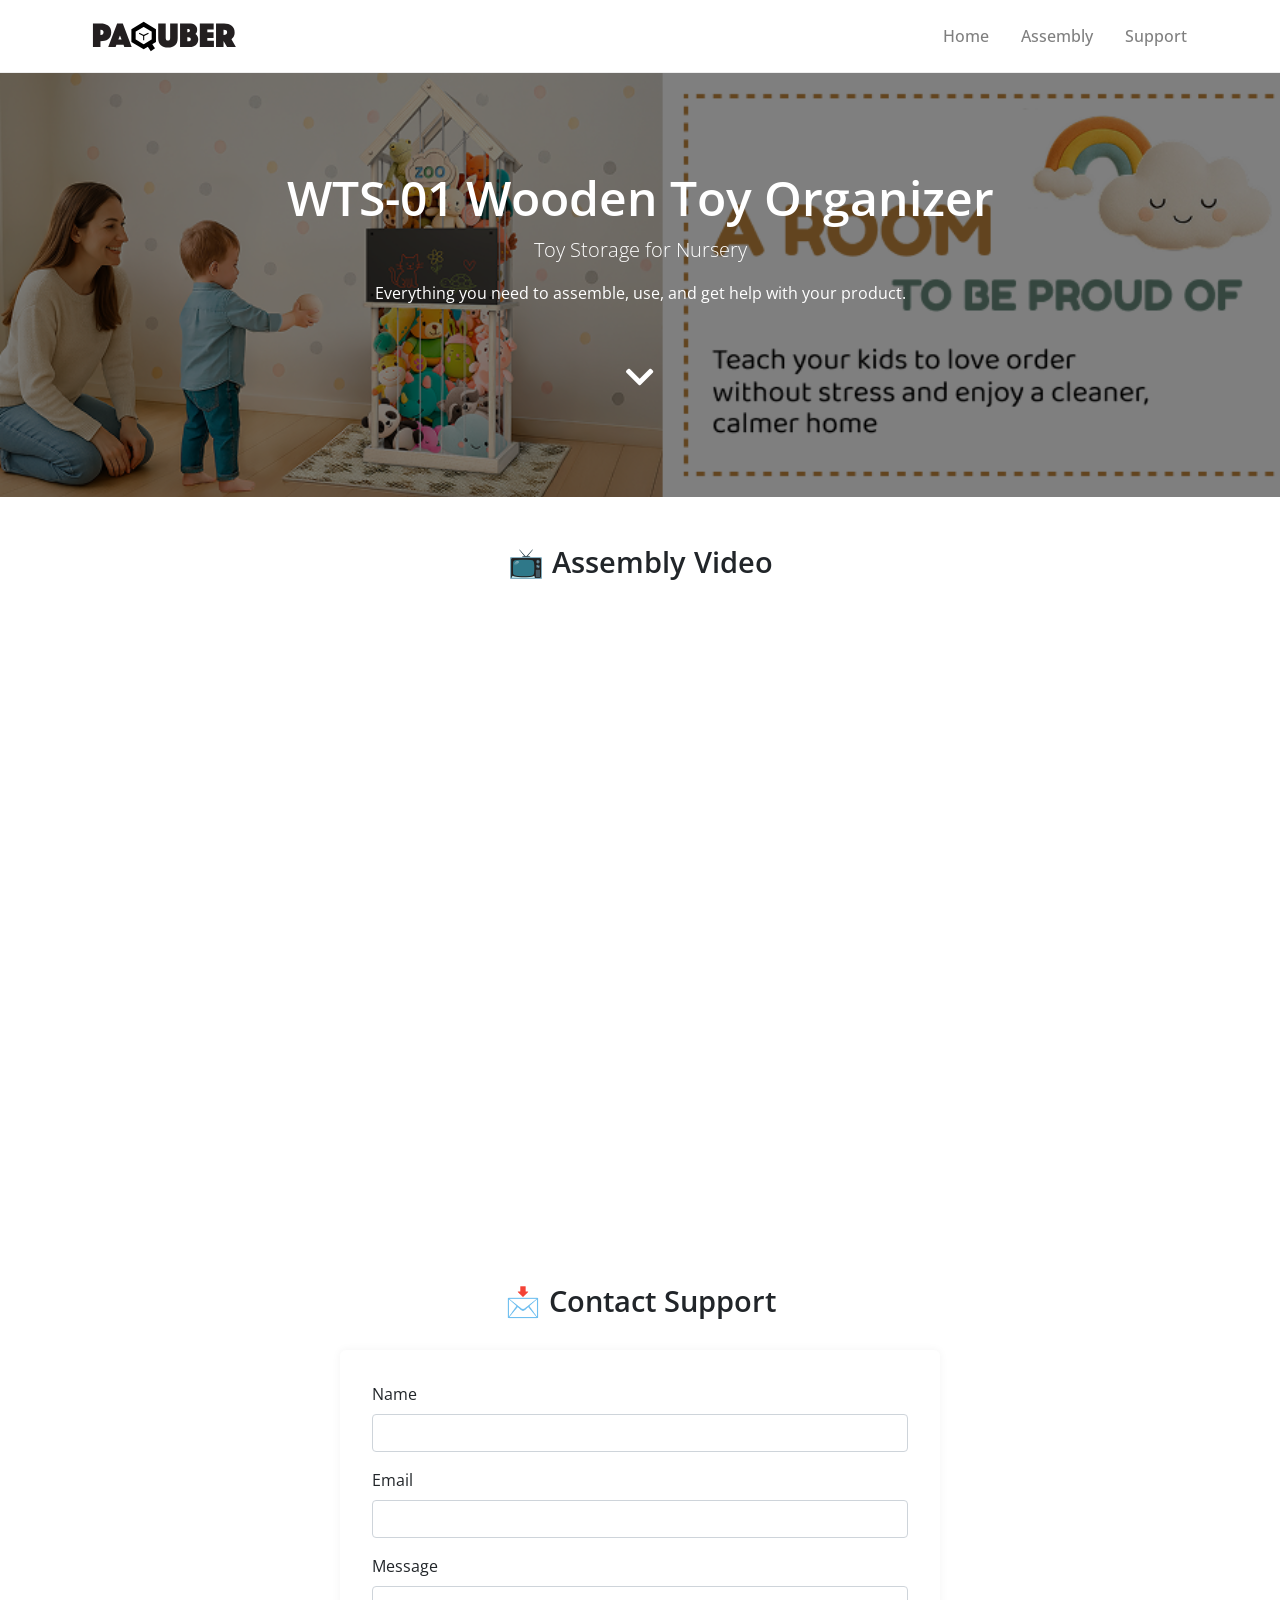
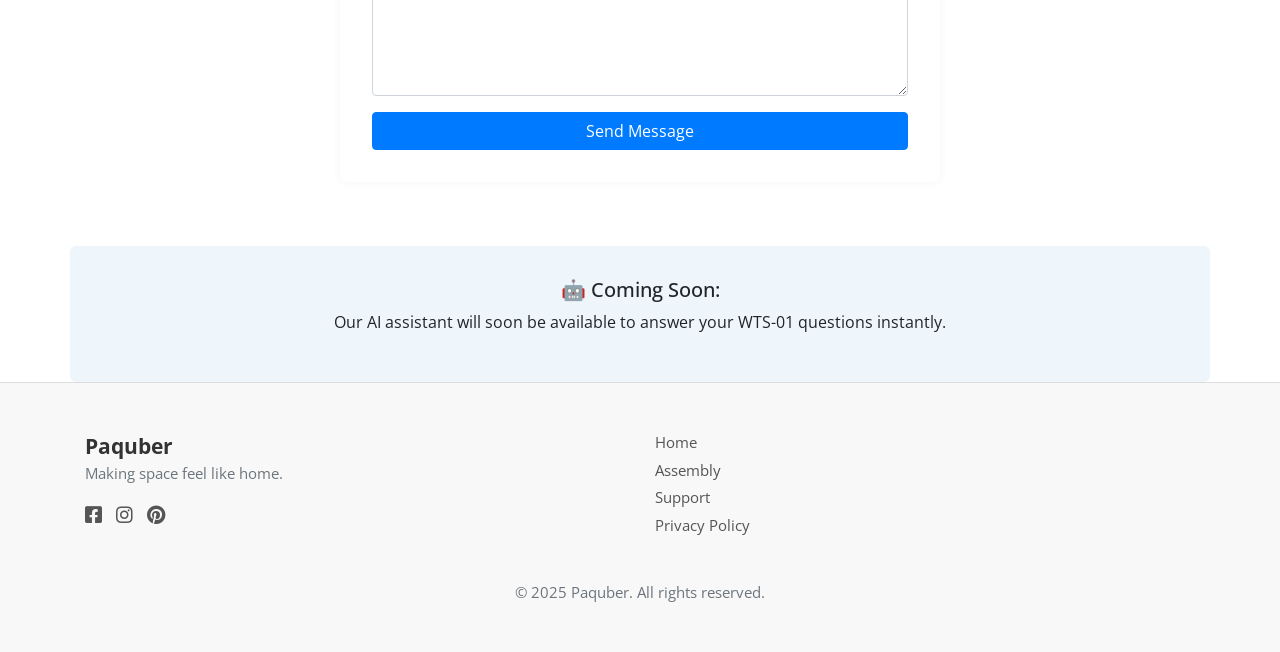
<file: index.html>
<!DOCTYPE html>
<html lang="en">
<head>
  <meta charset="UTF-8">
  <title>WTS-01 Support - Paquber</title>
  <meta name="viewport" content="width=device-width, initial-scale=1">
  <link href="https://fonts.googleapis.com/css2?family=Open+Sans:wght@400;600&display=swap" rel="stylesheet">
  <link href="https://stackpath.bootstrapcdn.com/bootstrap/4.3.1/css/bootstrap.min.css" rel="stylesheet">
  <link href="https://cdnjs.cloudflare.com/ajax/libs/font-awesome/5.15.4/css/all.min.css" rel="stylesheet">
  <style>
    body { font-family: 'Open Sans', sans-serif; }
    header { background: white; padding: 1rem 2rem; border-bottom: 1px solid #eee; position: sticky; top: 0; z-index: 1000; }
    .navbar-nav .nav-link { margin-left: 1rem; font-weight: 500; }
    .hero {
      background: url('hero-bg.png') no-repeat center center;
      background-size: cover;
      color: white;
      text-align: center;
      padding: 6rem 1rem;
      position: relative;
    }
    .hero::before {
      content: "";
      position: absolute;
      top: 0; left: 0; right: 0; bottom: 0;
      background: rgba(0, 0, 0, 0.5);
    }
    .hero-content { position: relative; z-index: 1; }
    .hero h1 { font-size: 3rem; font-weight: 600; }
    .scroll-down-icon {
      position: relative;
      z-index: 1;
      display: inline-block;
      margin-top: 2rem;
      font-size: 2rem;
      color: #fff;
      animation: bounce 2s infinite;
    }
    @keyframes bounce {
      0%, 100% { transform: translateY(0); }
      50% { transform: translateY(10px); }
    }
    .section-title {
      font-size: 1.8rem;
      font-weight: 600;
      margin-bottom: 2rem;
    }
    .contact-form {
      max-width: 600px;
      margin: 0 auto;
      background: #fff;
      padding: 2rem;
      border-radius: 6px;
      box-shadow: 0 0 10px rgba(0,0,0,0.05);
    }
    .ai-section {
      background: #eef5fb;
      padding: 2rem;
      text-align: center;
      border-radius: 6px;
      margin-top: 4rem;
    }
    footer {
      background-color: #f8f8f8;
      border-top: 1px solid #ddd;
      padding: 3rem 1rem;
      font-size: 0.95rem;
    }
    .footer-logo { font-weight: 700; font-size: 1.3rem; color: #333; }
    .footer-links a {
      display: block;
      color: #555;
      margin-bottom: 0.3rem;
      text-decoration: none;
    }
    .footer-links a:hover { text-decoration: underline; }
    .social-icons a {
      margin-right: 10px;
      font-size: 1.2rem;
      color: #555;
    }
    .social-icons a:hover { color: #007bff; }
  </style>
</head>
<body>

<header>
  <div class="d-flex justify-content-between align-items-center container">
    <a href="#" class="logo"><img src="paquber_v2.svg" height="40" alt="Paquber logo"></a>
    <nav class="navbar navbar-expand-lg navbar-light p-0">
      <ul class="navbar-nav ml-auto">
        <li class="nav-item"><a href="#hero" class="nav-link">Home</a></li>
        <li class="nav-item"><a href="#video" class="nav-link">Assembly</a></li>
        <li class="nav-item"><a href="#contact" class="nav-link">Support</a></li>
      </ul>
    </nav>
  </div>
</header>

<section id="hero" class="hero">
  <div class="hero-content container">
    <h1>WTS-01 Wooden Toy Organizer</h1>
    <p class="lead">Toy Storage for Nursery</p>
    <p>Everything you need to assemble, use, and get help with your product.</p>
    <a href="#video" class="scroll-down-icon"><i class="fas fa-chevron-down"></i></a>
  </div>
</section>

<section id="video" class="container text-center my-5">
  <h2 class="section-title">📺 Assembly Video</h2>
  <div class="embed-responsive embed-responsive-16by9">
    <iframe class="embed-responsive-item" src="https://www.youtube.com/embed/dQw4w9WgXcQ" allowfullscreen></iframe>
  </div>
</section>

<section id="contact" class="container my-5">
  <h2 class="section-title text-center">📩 Contact Support</h2>
  <form action="https://formsubmit.co/your@email.com" method="POST" class="contact-form">
    <input type="hidden" name="_captcha" value="false">
    <div class="form-group">
      <label>Name</label>
      <input name="name" type="text" class="form-control" required />
    </div>
    <div class="form-group">
      <label>Email</label>
      <input name="email" type="email" class="form-control" required />
    </div>
    <div class="form-group">
      <label>Message</label>
      <textarea name="message" rows="4" class="form-control" required></textarea>
    </div>
    <button type="submit" class="btn btn-primary btn-block">Send Message</button>
  </form>
</section>

<section class="container ai-section">
  <h5>🤖 Coming Soon:</h5>
  <p>Our AI assistant will soon be available to answer your WTS-01 questions instantly.</p>
</section>

<footer>
  <div class="container">
    <div class="row">
      <div class="col-md-6 mb-4">
        <div class="footer-logo">Paquber</div>
        <p class="text-muted">Making space feel like home.</p>
        <div class="social-icons">
          <a href="#"><i class="fab fa-facebook-square"></i></a>
          <a href="#"><i class="fab fa-instagram"></i></a>
          <a href="#"><i class="fab fa-pinterest"></i></a>
        </div>
      </div>
      <div class="col-md-6 mb-4 footer-links">
        <a href="#hero">Home</a>
        <a href="#video">Assembly</a>
        <a href="#contact">Support</a>
        <a href="#">Privacy Policy</a>
      </div>
    </div>
    <div class="text-center text-muted mt-3">
      &copy; 2025 Paquber. All rights reserved.
    </div>
  </div>
</footer>

</body>
</html>
</file>
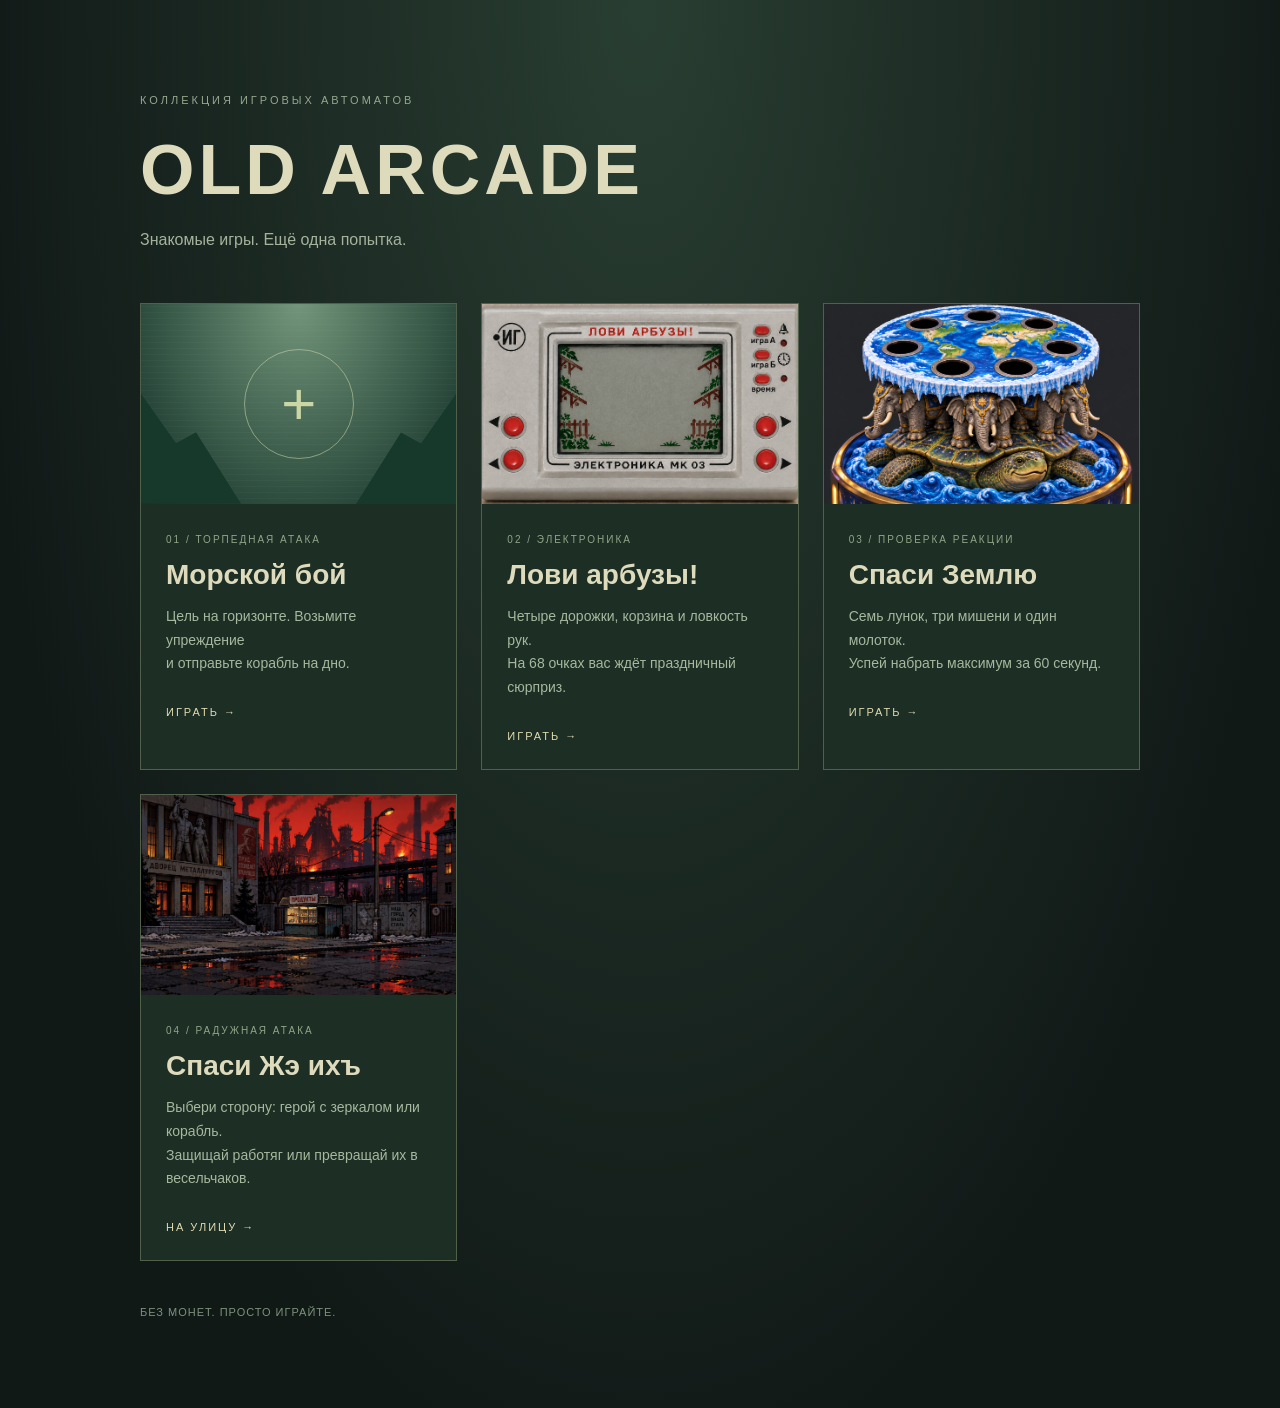
<file: game/index.html>
<!doctype html>
<html lang="ru">
<head>
  <meta charset="UTF-8">
  <meta name="viewport" content="width=device-width, initial-scale=1">
  <title>Old Arcade — игровые автоматы</title>
  <style>
    :root{color-scheme:dark;font-family:Arial,Helvetica,sans-serif;background:#111917;color:#dedbbd}*{box-sizing:border-box}body{margin:0;min-height:100vh;padding:clamp(24px,7vw,90px);background:radial-gradient(ellipse at top,#293e32,#111917 75%)}main{max-width:1000px;margin:auto}.eyebrow{font-size:11px;letter-spacing:3px;color:#96a78e}h1{font-size:clamp(36px,7vw,70px);letter-spacing:4px;margin:22px 0 12px}header p{color:#a5b39c;line-height:1.7}.games{display:grid;grid-template-columns:repeat(auto-fit,minmax(260px,1fr));gap:24px;margin-top:50px}.game{max-width:480px;display:block;text-decoration:none;color:inherit;border:1px solid #50604b;background:#1d2e25;transition:transform .15s,border-color .15s}.game:hover{transform:translateY(-4px);border-color:#c8ceaa}.game:focus-visible{outline:2px solid #e4d495;outline-offset:6px}.art{height:200px;display:grid;place-items:center;background:repeating-linear-gradient(0deg,transparent 0 5px,#b5cea409 5px 6px),radial-gradient(ellipse at top,#72957a,#102e26);position:relative;overflow:hidden}.scope{width:110px;height:110px;border:1px solid #d0d9ad88;border-radius:50%;display:grid;place-items:center;color:#cbd6a5;font-size:60px;font-weight:100}.art:before,.art:after{content:'';position:absolute;bottom:0;width:100px;height:110px;background:#16392b;clip-path:polygon(0 0,35% 45%,55% 35%,100% 100%,0 100%)}.art:before{left:0}.art:after{right:0;transform:scaleX(-1)}.details{padding:25px}.number{font-size:10px;letter-spacing:2px;color:#91a588}h2{font-size:28px;margin:12px 0}.details p{font-size:14px;line-height:1.7;color:#a6b89d;margin-bottom:26px}.play{font-size:11px;letter-spacing:2px;color:#e0dbb0}footer{margin-top:45px;color:#7c927d;font-size:11px;letter-spacing:1px}
  </style>
</head>
<body><main>
  <header><span class="eyebrow">КОЛЛЕКЦИЯ ИГРОВЫХ АВТОМАТОВ</span><h1>OLD ARCADE</h1><p>Знакомые игры. Ещё одна попытка.</p></header>
  <section class="games" aria-label="Выбор игры">
    <a class="game" href="games/sea-battle/index.html">
      <div class="art" aria-hidden="true"><span class="scope">+</span></div>
      <div class="details"><span class="number">01 / ТОРПЕДНАЯ АТАКА</span><h2>Морской бой</h2><p>Цель на горизонте. Возьмите упреждение<br>и отправьте корабль на дно.</p><span class="play">ИГРАТЬ →</span></div>
    </a>
    <a class="game" href="games/catch-watermelon/index.html">
      <div style="height:200px;background:url('games/catch-watermelon/assets/gamefield.png') center/cover" aria-hidden="true"></div>
      <div class="details"><span class="number">02 / ЭЛЕКТРОНИКА</span><h2>Лови арбузы!</h2><p>Четыре дорожки, корзина и ловкость рук.<br>На 68 очках вас ждёт праздничный сюрприз.</p><span class="play">ИГРАТЬ →</span></div>
    </a>
    <a class="game" href="games/knock-the-threat/index.html">
      <div style="height:200px;background:url('games/knock-the-threat/assets/board-neutral.png') center 25%/cover" aria-hidden="true"></div>
      <div class="details"><span class="number">03 / ПРОВЕРКА РЕАКЦИИ</span><h2>Спаси Землю</h2><p>Семь лунок, три мишени и один молоток.<br>Успей набрать максимум за 60 секунд.</p><span class="play">ИГРАТЬ →</span></div>
    </a>
    <a class="game" href="games/save-workers/index.html">
      <div style="height:200px;background:url('games/save-workers/assets/city.jpg') center/cover" aria-hidden="true"></div>
      <div class="details"><span class="number">04 / РАДУЖНАЯ АТАКА</span><h2>Спаси Жэ ихъ</h2><p>Выбери сторону: герой с зеркалом или корабль.<br>Защищай работяг или превращай их в весельчаков.</p><span class="play">НА УЛИЦУ →</span></div>
    </a>
  </section>
  <footer>БЕЗ МОНЕТ. ПРОСТО ИГРАЙТЕ.</footer>
</main></body>
</html>
</file>
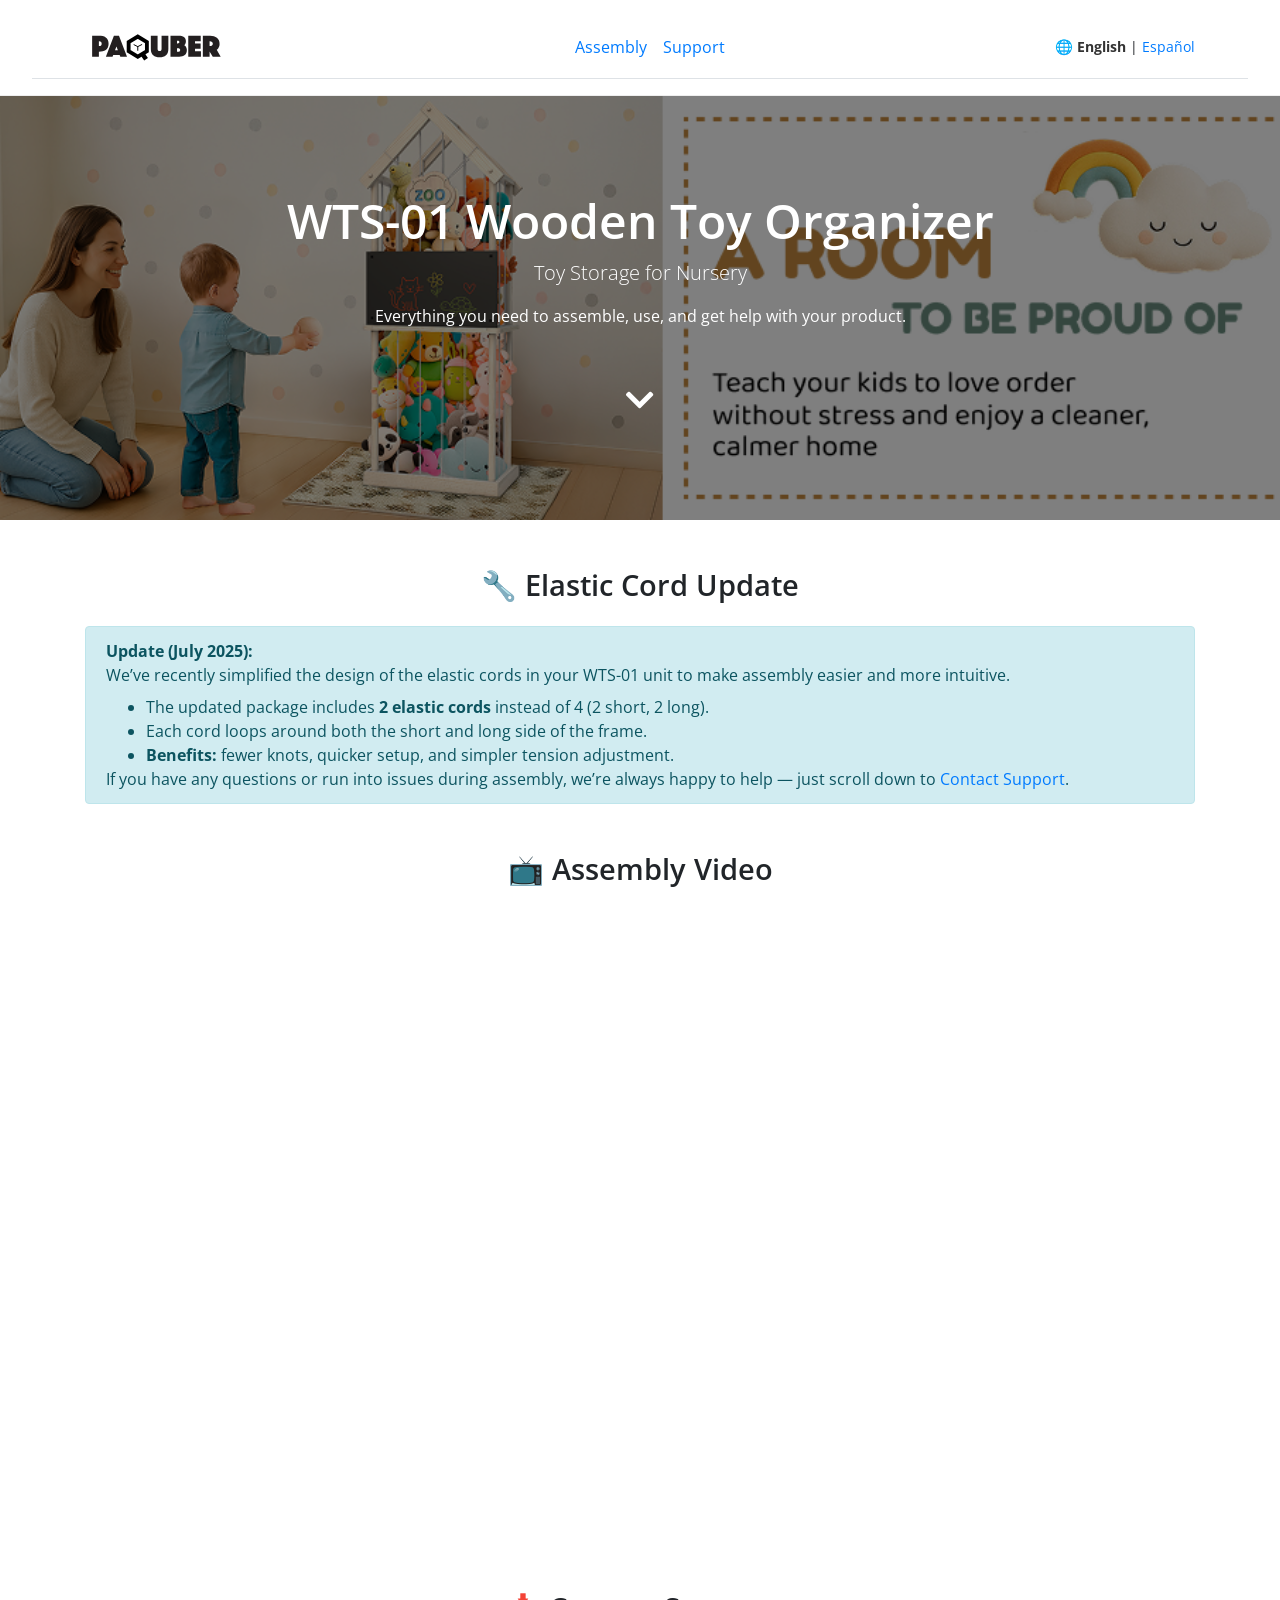
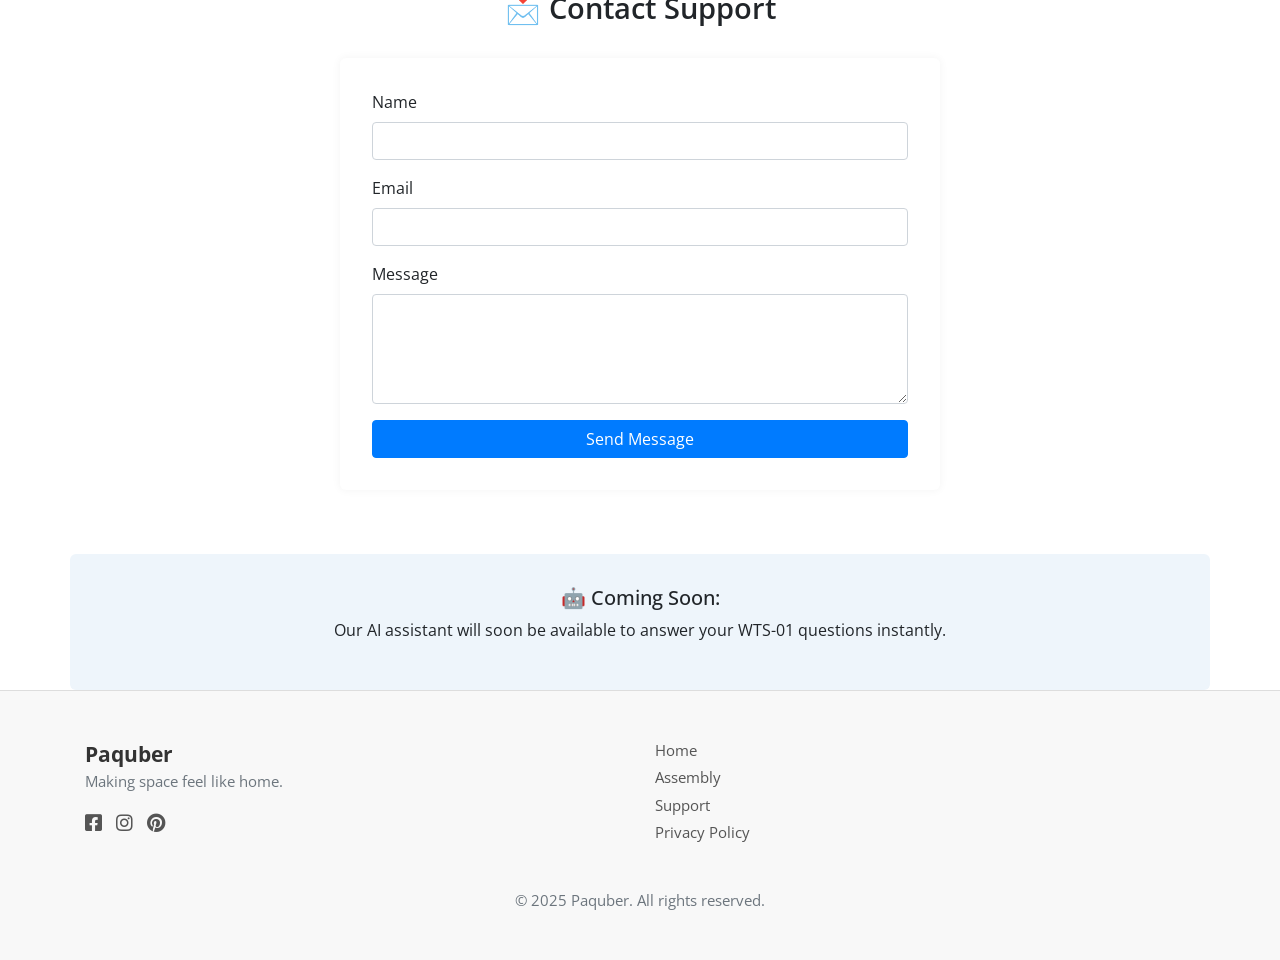
<file: support/wts-01/index.html>
<!DOCTYPE html>
<html lang="en">
<head>
  <meta charset="UTF-8">
  <title>WTS-01 Support - Paquber</title>
  <meta name="viewport" content="width=device-width, initial-scale=1">
  <link rel="icon" type="image/png" href="favicon.png">
  <link href="https://fonts.googleapis.com/css2?family=Open+Sans:wght@400;600&display=swap" rel="stylesheet">
  <link href="https://stackpath.bootstrapcdn.com/bootstrap/4.3.1/css/bootstrap.min.css" rel="stylesheet">
  <link href="https://cdnjs.cloudflare.com/ajax/libs/font-awesome/5.15.4/css/all.min.css" rel="stylesheet">
  <style>
    body { font-family: 'Open Sans', sans-serif; }
    header { background: white; padding: 1rem 2rem; border-bottom: 1px solid #eee; position: sticky; top: 0; z-index: 1000; }
    .navbar-nav .nav-link { margin-left: 1rem; font-weight: 500; }
    .hero {
      background: url('hero-bg.png') no-repeat center center;
      background-size: cover;
      color: white;
      text-align: center;
      padding: 6rem 1rem;
      position: relative;
    }
    .hero::before {
      content: "";
      position: absolute;
      top: 0; left: 0; right: 0; bottom: 0;
      background: rgba(0, 0, 0, 0.5);
    }
    .hero-content { position: relative; z-index: 1; }
    .hero h1 { font-size: 3rem; font-weight: 600; }
    .scroll-down-icon {
      position: relative;
      z-index: 1;
      display: inline-block;
      margin-top: 2rem;
      font-size: 2rem;
      color: #fff;
      animation: bounce 2s infinite;
    }
    @keyframes bounce {
      0%, 100% { transform: translateY(0); }
      50% { transform: translateY(10px); }
    }
    .section-title {
      font-size: 1.8rem;
      font-weight: 600;
      margin-bottom: 2rem;
    }
    .contact-form {
      max-width: 600px;
      margin: 0 auto;
      background: #fff;
      padding: 2rem;
      border-radius: 6px;
      box-shadow: 0 0 10px rgba(0,0,0,0.05);
    }
    .ai-section {
      background: #eef5fb;
      padding: 2rem;
      text-align: center;
      border-radius: 6px;
      margin-top: 4rem;
    }
    footer {
      background-color: #f8f8f8;
      border-top: 1px solid #ddd;
      padding: 3rem 1rem;
      font-size: 0.95rem;
    }
    .footer-logo { font-weight: 700; font-size: 1.3rem; color: #333; }
    .footer-links a {
      display: block;
      color: #555;
      margin-bottom: 0.3rem;
      text-decoration: none;
    }
    .footer-links a:hover { text-decoration: underline; }
    .social-icons a {
      margin-right: 10px;
      font-size: 1.2rem;
      color: #555;
    }
    .social-icons a:hover { color: #007bff; }
    .lang-switcher a {
      color: #007bff;
      text-decoration: none;
    }
    .lang-switcher strong {
      color: #333;
    }
    .lang-switcher {
      font-size: 0.9rem;
      white-space: nowrap;
    }
  </style>
  <!-- Google tag (gtag.js) -->
  <script async src="https://www.googletagmanager.com/gtag/js?id=G-3N0JESN4WK"></script>
  <script>
    window.dataLayer = window.dataLayer || [];
    function gtag(){dataLayer.push(arguments);}
    gtag('js', new Date());

    gtag('config', 'G-3N0JESN4WK');
  </script>
</head>
<body>

<header>
  <nav class="navbar navbar-expand-md navbar-light bg-white border-bottom">
    <div class="container d-flex justify-content-between align-items-center flex-wrap">
      <!-- Logo -->
      <a class="navbar-brand" href="#">
        <img src="paquber_v2.svg" alt="Paquber Logo" height="36">
      </a>
      <!-- Left side: Menu links -->
      <div class="d-flex flex-row gap-3 align-items-center">
        <a class="nav-link px-2" href="#video">Assembly</a>
        <a class="nav-link px-2" href="#contact">Support</a>
      </div>
      <!-- Right side: Language -->
      <div class="lang-switcher d-flex align-items-center">
        🌐 <strong class="mx-1">English</strong> | 
        <a class="ml-1" href="es/index.html">Español</a>
      </div>
    </div>
  </nav>
</header>


    <section class="container my-4" id="thank-you-banner" style="display:none;">
      <div class="alert alert-success mb-0" role="alert">
        Thank you! Your message was sent successfully.
      </div>
    </section>
<section id="hero" class="hero">
  <div class="hero-content container">
    <h1>WTS-01 Wooden Toy Organizer</h1>
    <p class="lead">Toy Storage for Nursery</p>
    <p>Everything you need to assemble, use, and get help with your product.</p>
    <a href="#video" class="scroll-down-icon"><i class="fas fa-chevron-down"></i></a>
  </div>
</section>

<section class="container my-5">
  <h2 class="section-title text-center mb-4">🔧 Elastic Cord Update</h2>
  <div class="alert alert-info" role="alert" style="font-size: 1rem;">
    <strong>Update (July 2025):</strong><br>
    We’ve recently simplified the design of the elastic cords in your WTS-01 unit to make assembly easier and more intuitive.
    <ul class="mt-2 mb-0">
      <li>The updated package includes <strong>2 elastic cords</strong> instead of 4 (2 short, 2 long).</li>
      <li>Each cord loops around both the short and long side of the frame.</li>
      <li><strong>Benefits:</strong> fewer knots, quicker setup, and simpler tension adjustment.</li>
    </ul>
    If you have any questions or run into issues during assembly, we’re always happy to help — just scroll down to <a href="#contact">Contact Support</a>.
  </div>
</section>

<section id="video" class="container text-center my-5">
  <h2 class="section-title">📺 Assembly Video</h2>
  <div class="embed-responsive embed-responsive-16by9">
    <iframe class="embed-responsive-item" src="https://www.youtube.com/embed/XoQgp6NDo8c?si=HiSCFIQv7iRX-1l5" allowfullscreen></iframe>
  </div>
</section>

<section id="contact" class="container my-5">
  <h2 class="section-title text-center">📩 Contact Support</h2>
  <form action="https://formsubmit.co/fd550d31e6c61de91199117539ab45f8" method="POST" class="contact-form">
    <input type="hidden" name="_captcha" value="false">
    <input type="hidden" name="_next" value="https://www.paquber.com/support/wts-01/index.html#thanks">
    <input type="hidden" name="source" value="WTS-01 EN Contact">
    <div class="form-group">
      <label>Name</label>
      <input name="name" type="text" class="form-control" required />
    </div>
    <div class="form-group">
      <label>Email</label>
      <input name="email" type="email" class="form-control" required />
    </div>
    <div class="form-group">
      <label>Message</label>
      <textarea name="message" rows="4" class="form-control" required></textarea>
    </div>
    <button type="submit" class="btn btn-primary btn-block">Send Message</button>
  </form>
</section>

<section class="container ai-section">
  <h5>🤖 Coming Soon:</h5>
  <p>Our AI assistant will soon be available to answer your WTS-01 questions instantly.</p>
</section>

<footer>
  <div class="container">
    <div class="row">
      <div class="col-md-6 mb-4">
        <div class="footer-logo">Paquber</div>
        <p class="text-muted">Making space feel like home.</p>
        <div class="social-icons">
          <a href="#"><i class="fab fa-facebook-square"></i></a>
          <a href="#"><i class="fab fa-instagram"></i></a>
          <a href="#"><i class="fab fa-pinterest"></i></a>
        </div>
      </div>
      <div class="col-md-6 mb-4 footer-links">
        <a href="#hero">Home</a>
        <a href="#video">Assembly</a>
        <a href="#contact">Support</a>
        <a href="#">Privacy Policy</a>
      </div>
    </div>
    <div class="text-center text-muted mt-3">
      &copy; 2025 Paquber. All rights reserved.
    </div>
  </div>
</footer>

<script>
  (function() {
    if (window.location.hash === '#thanks' && document.getElementById('thank-you-banner')) {
      document.getElementById('thank-you-banner').style.display = 'block';
    }
  })();
</script>

</body>
</html>
</file>
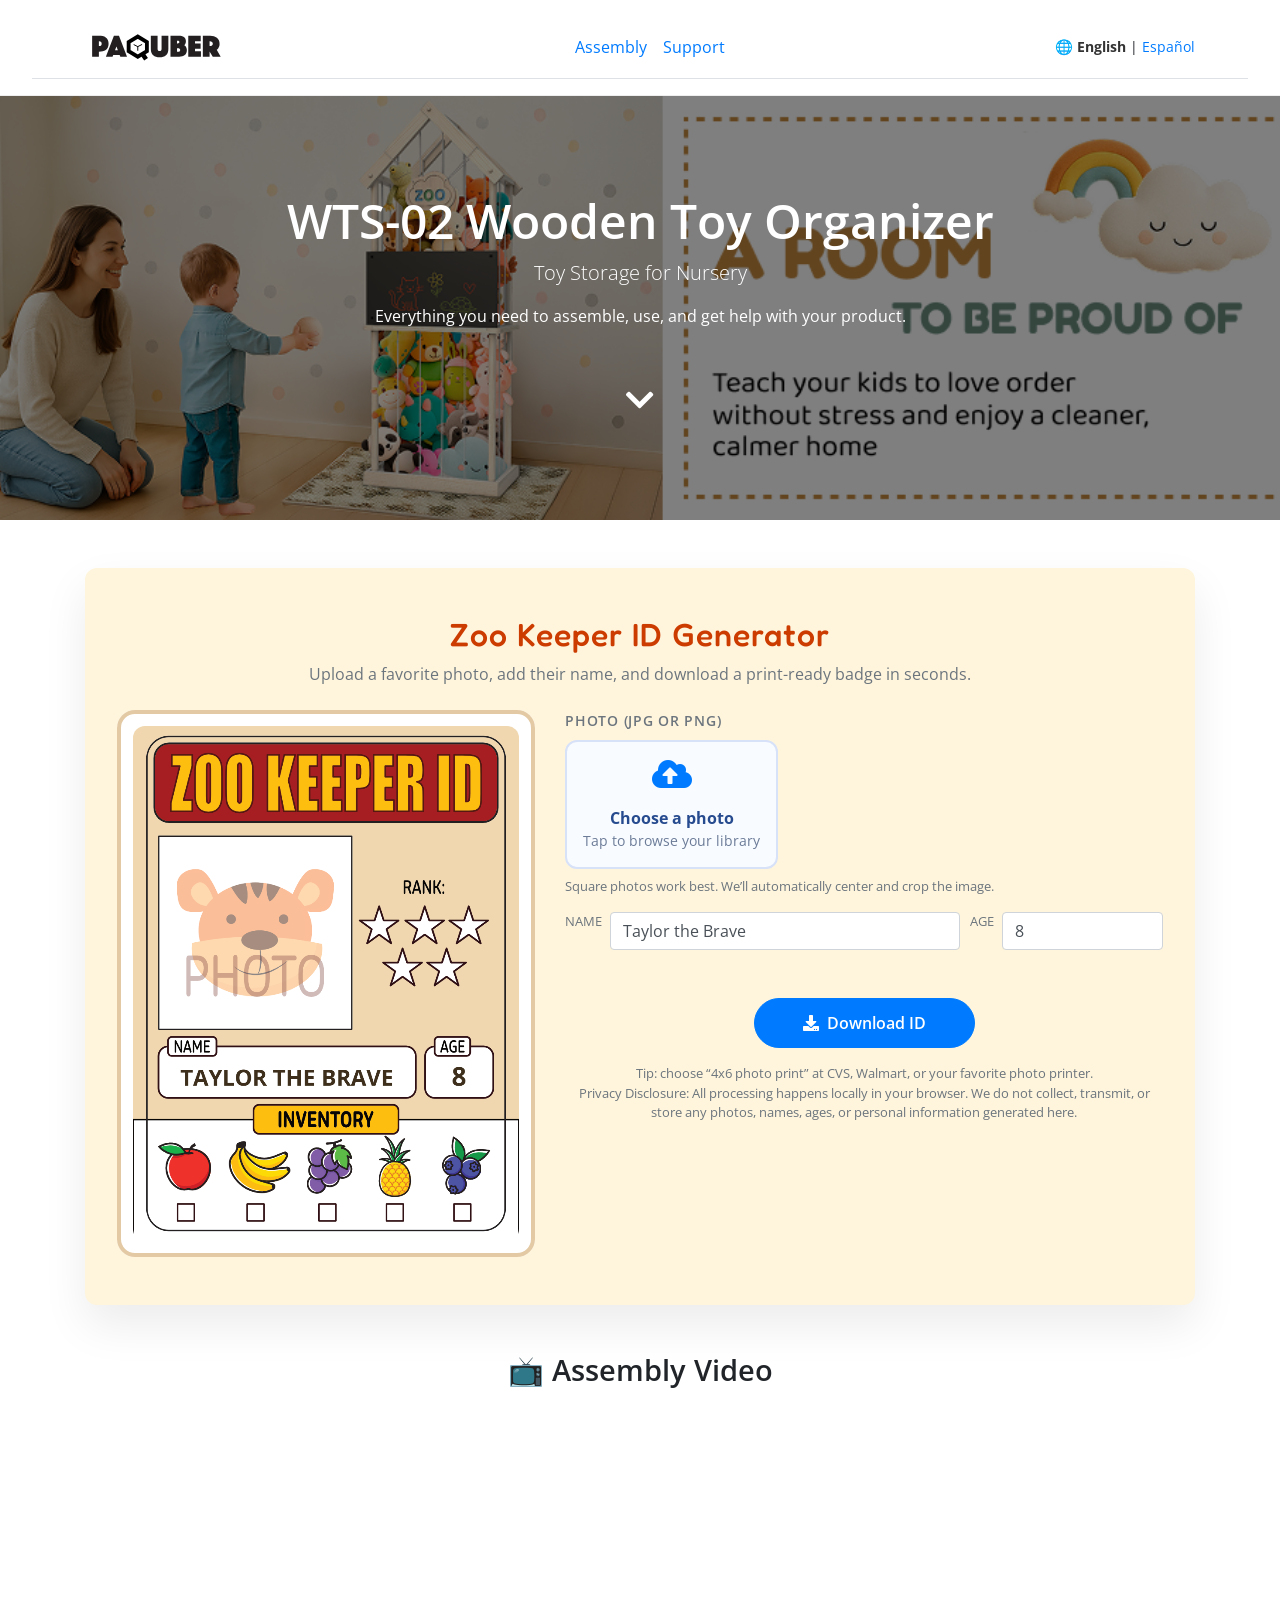
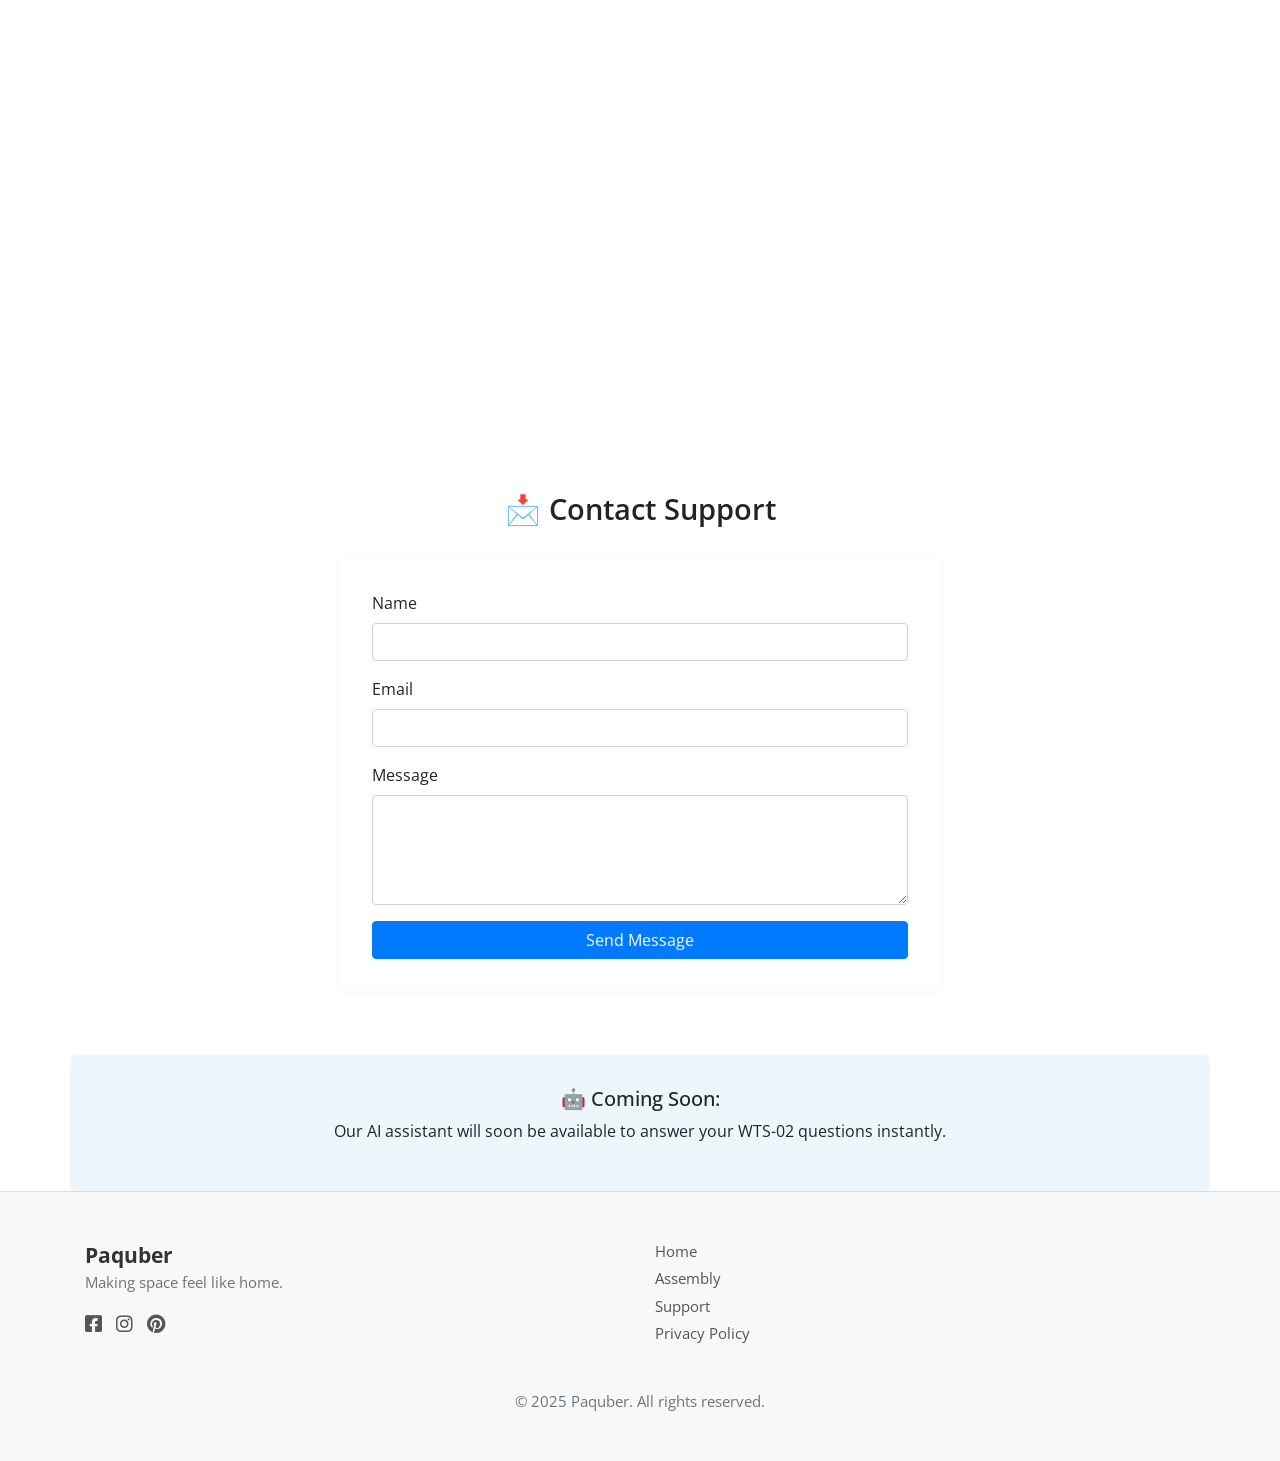
<file: support/wts-02/index.html>
<!DOCTYPE html>
<html lang="en">
<head>
  <meta charset="UTF-8">
  <title>WTS-02 Support - Paquber</title>
  <meta name="viewport" content="width=device-width, initial-scale=1">
  <link rel="icon" type="image/png" href="favicon.png">
  <link href="https://fonts.googleapis.com/css2?family=Fredoka+One&family=Open+Sans:wght@400;600&display=swap" rel="stylesheet">
  <link href="https://stackpath.bootstrapcdn.com/bootstrap/4.3.1/css/bootstrap.min.css" rel="stylesheet">
  <link href="https://cdnjs.cloudflare.com/ajax/libs/font-awesome/5.15.4/css/all.min.css" rel="stylesheet">
  <style>
    body { font-family: 'Open Sans', sans-serif; }
    header { background: white; padding: 1rem 2rem; border-bottom: 1px solid #eee; position: sticky; top: 0; z-index: 1000; }
    .navbar-nav .nav-link { margin-left: 1rem; font-weight: 500; }
    .hero {
      background: url('hero-bg.png') no-repeat center center;
      background-size: cover;
      color: white;
      text-align: center;
      padding: 6rem 1rem;
      position: relative;
    }
    .hero::before {
      content: "";
      position: absolute;
      top: 0; left: 0; right: 0; bottom: 0;
      background: rgba(0, 0, 0, 0.5);
    }
    .hero-content { position: relative; z-index: 1; }
    .hero h1 { font-size: 3rem; font-weight: 600; }
    .scroll-down-icon {
      position: relative;
      z-index: 1;
      display: inline-block;
      margin-top: 2rem;
      font-size: 2rem;
      color: #fff;
      animation: bounce 2s infinite;
    }
    @keyframes bounce {
      0%, 100% { transform: translateY(0); }
      50% { transform: translateY(10px); }
    }
    .section-title {
      font-size: 1.8rem;
      font-weight: 600;
      margin-bottom: 2rem;
    }
    .contact-form {
      max-width: 600px;
      margin: 0 auto;
      background: #fff;
      padding: 2rem;
      border-radius: 6px;
      box-shadow: 0 0 10px rgba(0,0,0,0.05);
    }
    .ai-section {
      background: #eef5fb;
      padding: 2rem;
      text-align: center;
      border-radius: 6px;
      margin-top: 4rem;
    }
    footer {
      background-color: #f8f8f8;
      border-top: 1px solid #ddd;
      padding: 3rem 1rem;
      font-size: 0.95rem;
    }
    .footer-logo { font-weight: 700; font-size: 1.3rem; color: #333; }
    .footer-links a {
      display: block;
      color: #555;
      margin-bottom: 0.3rem;
      text-decoration: none;
    }
    .footer-links a:hover { text-decoration: underline; }
    .social-icons a {
      margin-right: 10px;
      font-size: 1.2rem;
      color: #555;
    }
    .social-icons a:hover { color: #007bff; }
    .lang-switcher a {
      color: #007bff;
      text-decoration: none;
    }
    .lang-switcher strong {
      color: #333;
    }
    .lang-switcher {
      font-size: 0.9rem;
      white-space: nowrap;
    }
    .zoo-id-wrapper {
      background: #fff5dd;
      border-radius: 12px;
      box-shadow: 0 20px 45px rgba(0,0,0,0.08);
      padding: 3rem 2rem;
    }
    .zoo-id-title {
      font-family: 'Fredoka One', 'Open Sans', sans-serif;
      font-size: 2rem;
      color: #cc3b00;
      letter-spacing: 1px;
    }
    .zoo-preview-card {
      background: #fff;
      border-radius: 18px;
      padding: 1rem;
      box-shadow: inset 0 0 0 4px #e3c9a4;
    }
    .zoo-preview-card canvas {
      width: 100%;
      height: auto;
      display: block;
      border-radius: 12px;
    }
    .zoo-controls .form-group label {
      font-weight: 600;
      font-size: 0.9rem;
      text-transform: uppercase;
      letter-spacing: 0.05em;
    }
    .file-upload {
      border: 2px solid #d7e1f8;
      border-radius: 12px;
      padding: 1rem;
      text-align: center;
      background: #f8fbff;
      transition: border-color 0.2s ease, background 0.2s ease;
      cursor: pointer;
      display: inline-flex;
      flex-direction: column;
      align-items: center;
      justify-content: center;
    }
    .file-upload:hover {
      border-color: #90b4ff;
      background: #ebf2ff;
    }
    .file-upload input {
      display: none;
    }
    .file-upload strong {
      display: block;
      font-size: 1rem;
      color: #274b8f;
      margin-top: 0.5rem;
    }
    .file-upload span {
      display: block;
      font-size: 0.9rem;
      color: #6c7c98;
    }
    .download-btn {
      font-weight: 600;
      padding: 0.75rem 1.5rem;
      border-radius: 999px;
    }
    @media (max-width: 767.98px) {
      .zoo-id-wrapper {
        padding: 2rem 1.25rem;
      }
    }
  </style>
  <!-- Google tag (gtag.js) -->
  <script async src="https://www.googletagmanager.com/gtag/js?id=G-3N0JESN4WK"></script>
  <script>
    window.dataLayer = window.dataLayer || [];
    function gtag(){dataLayer.push(arguments);}
    gtag('js', new Date());

    gtag('config', 'G-3N0JESN4WK');
  </script>
</head>
<body>

<header>
  <nav class="navbar navbar-expand-md navbar-light bg-white border-bottom">
    <div class="container d-flex justify-content-between align-items-center flex-wrap">
      <!-- Logo -->
      <a class="navbar-brand" href="#">
        <img src="paquber_v2.svg" alt="Paquber Logo" height="36">
      </a>
      <!-- Left side: Menu links -->
      <div class="d-flex flex-row gap-3 align-items-center">
        <a class="nav-link px-2" href="#video">Assembly</a>
        <a class="nav-link px-2" href="#contact">Support</a>
      </div>
      <!-- Right side: Language -->
      <div class="lang-switcher d-flex align-items-center">
        🌐 <strong class="mx-1">English</strong> | 
        <a class="ml-1" href="es/index.html">Español</a>
      </div>
    </div>
  </nav>
</header>


    <section class="container my-4" id="thank-you-banner" style="display:none;">
      <div class="alert alert-success mb-0" role="alert">
        Thank you! Your message was sent successfully.
      </div>
    </section>
<section id="hero" class="hero">
  <div class="hero-content container">
    <h1>WTS-02 Wooden Toy Organizer</h1>
    <p class="lead">Toy Storage for Nursery</p>
    <p>Everything you need to assemble, use, and get help with your product.</p>
    <a href="#video" class="scroll-down-icon"><i class="fas fa-chevron-down"></i></a>
  </div>
</section>

<section id="zoo-id" class="container my-5">
  <div class="zoo-id-wrapper">
    <div class="text-center mb-4">
      <h2 class="zoo-id-title mb-2">Zoo Keeper ID Generator</h2>
      <p class="text-muted mb-0">Upload a favorite photo, add their name, and download a print-ready badge in seconds.</p>
    </div>
    <div class="row align-items-start g-0">
      <div class="col-lg-5 mb-4 mb-lg-0">
        <div class="zoo-preview-card">
          <canvas id="zooCanvas" width="900" height="1200" data-template="assets/zoo_keeper_id_template.png" aria-label="Zoo Keeper ID preview"></canvas>
        </div>
      </div>
      <div class="col-lg-7 zoo-controls">
        <form>
          <div class="form-group">
            <label class="d-block text-uppercase small text-muted">Photo (JPG or PNG)</label>
            <button type="button" class="file-upload" id="photoUploadButton" aria-controls="photoInput">
              <i class="fas fa-cloud-upload-alt fa-2x text-primary mb-2"></i>
              <strong>Choose a photo</strong>
              <span>Tap to browse your library</span>
            </button>
            <input type="file" id="photoInput" accept="image/*" class="sr-only">
            <small class="form-text text-muted mt-2">Square photos work best. We’ll automatically center and crop the image.</small>
          </div>
          <div class="form-row align-items-center">
            <div class="form-group col-md-8">
              <label class="sr-only" for="nameInput">Name</label>
              <div class="d-flex flex-column flex-md-row w-100">
                <span class="text-uppercase small text-muted mr-sm-2 mb-1 mb-sm-0">Name</span>
                <input type="text" class="form-control" id="nameInput" maxlength="24" value="Taylor the Brave">
              </div>
            </div>
            <div class="form-group col-md-4">
              <label class="sr-only" for="ageInput">Age</label>
              <div class="d-flex flex-column flex-md-row">
                <span class="text-uppercase small text-muted mr-sm-2 mb-1 mb-sm-0">Age</span>
                <input type="number" min="1" max="99" class="form-control" id="ageInput" value="8">
              </div>
            </div>
          </div>
        </form>
        <div class="text-center mt-4">
          <button type="button" id="downloadBtn" class="btn btn-primary download-btn px-5 mt-2">
            <i class="fas fa-download mr-2"></i>Download ID
          </button>
          <small class="d-block text-center text-muted mt-3">Tip: choose “4x6 photo print” at CVS, Walmart, or your favorite photo printer.</small>
          <p class="text-center text-muted mb-0 small">Privacy Disclosure: All processing happens locally in your browser. We do not collect, transmit, or store any photos, names, ages, or personal information generated here.</p>
        </div>
      </div>
    </div>
  </div>
</section>

<section id="video" class="container text-center my-5">
  <h2 class="section-title">📺 Assembly Video</h2>
  <div class="embed-responsive embed-responsive-16by9">
    <iframe id="assemblyVideo" class="embed-responsive-item" src="https://www.youtube.com/embed/yEH4CGGbhgI?enablejsapi=1" allowfullscreen></iframe>
  </div>
</section>

<section id="contact" class="container my-5">
  <h2 class="section-title text-center">📩 Contact Support</h2>
  <form action="https://formsubmit.co/fd550d31e6c61de91199117539ab45f8" method="POST" class="contact-form">
    <input type="hidden" name="_captcha" value="false">
    <input type="hidden" name="_next" value="https://www.paquber.com/support/wts-02/index.html#thanks">
    <input type="hidden" name="source" value="WTS-02 EN Contact">
    <div class="form-group">
      <label>Name</label>
      <input name="name" type="text" class="form-control" required />
    </div>
    <div class="form-group">
      <label>Email</label>
      <input name="email" type="email" class="form-control" required />
    </div>
    <div class="form-group">
      <label>Message</label>
      <textarea name="message" rows="4" class="form-control" required></textarea>
    </div>
    <button type="submit" class="btn btn-primary btn-block">Send Message</button>
  </form>
</section>

<section class="container ai-section">
  <h5>🤖 Coming Soon:</h5>
  <p>Our AI assistant will soon be available to answer your WTS-02 questions instantly.</p>
</section>

<footer>
  <div class="container">
    <div class="row">
      <div class="col-md-6 mb-4">
        <div class="footer-logo">Paquber</div>
        <p class="text-muted">Making space feel like home.</p>
        <div class="social-icons">
          <a href="#"><i class="fab fa-facebook-square"></i></a>
          <a href="#"><i class="fab fa-instagram"></i></a>
          <a href="#"><i class="fab fa-pinterest"></i></a>
        </div>
      </div>
      <div class="col-md-6 mb-4 footer-links">
        <a href="#hero">Home</a>
        <a href="#video">Assembly</a>
        <a href="#contact">Support</a>
        <a href="#">Privacy Policy</a>
      </div>
    </div>
    <div class="text-center text-muted mt-3">
      &copy; 2025 Paquber. All rights reserved.
    </div>
  </div>
</footer>
<script>
  (function() {
    const canvas = document.getElementById('zooCanvas');
    const downloadBtn = document.getElementById('downloadBtn');
    if (!canvas || !downloadBtn) return;
    const ctx = canvas.getContext('2d');

    const nameInput = document.getElementById('nameInput');
    const ageInput = document.getElementById('ageInput');
    const photoInput = document.getElementById('photoInput');
    const pageLabel = 'wts-02-en';

    const templateImage = new Image();
    const isFileProtocol = window.location.protocol === 'file:';
    if (!isFileProtocol) {
      templateImage.crossOrigin = 'anonymous';
    }
    templateImage.src = canvas.dataset.template || 'assets/zoo_keeper_id_template.png';
    let templateLoaded = false;
    let templateFailed = false;
    templateImage.onload = () => {
      templateLoaded = true;
      drawCard();
    };

    let activeObjectUrl = null;

    const photoFrame = { x: 62, y: 260, size: 444, inset: 18 };
    const nameArea = { x: 110, y: 838, width: 510 };
    const ageArea = { x: 760, y: 838 };

    const state = {
      name: nameInput.value.trim(),
      age: ageInput.value.trim(),
      photo: null
    };

    function fitText(text, maxWidth, baseSize) {
      let size = baseSize;
      ctx.font = `bold ${size}px "Open Sans", sans-serif`;
      while (ctx.measureText(text).width > maxWidth && size > 28) {
        size -= 2;
        ctx.font = `bold ${size}px "Open Sans", sans-serif`;
      }
      return size;
    }

    function drawPhoto() {
      if (!state.photo) return;
      const { x, y, size, inset } = photoFrame;
      const clipSize = size - inset * 2;
      const clipX = x + inset;
      const clipY = y + inset;
      const img = state.photo;
      const ratio = Math.max(clipSize / img.width, clipSize / img.height);
      const drawWidth = img.width * ratio;
      const drawHeight = img.height * ratio;
      const dx = clipX + (clipSize - drawWidth) / 2;
      const dy = clipY + (clipSize - drawHeight) / 2;
      ctx.save();
      ctx.beginPath();
      ctx.rect(clipX, clipY, clipSize, clipSize);
      ctx.clip();
      ctx.drawImage(img, dx, dy, drawWidth, drawHeight);
      ctx.restore();
    }

    function drawText() {
      const displayName = state.name || 'Zoo Keeper';
      ctx.textAlign = 'left';
      const nameSize = fitText(displayName.toUpperCase(), nameArea.width, 60);
      ctx.fillStyle = '#3d2f1c';
      ctx.font = `bold ${nameSize}px "Open Sans", sans-serif`;
      ctx.fillText(displayName.toUpperCase(), nameArea.x, nameArea.y);

      const ageValue = state.age || '';
      ctx.textAlign = 'center';
      ctx.font = 'bold 60px "Open Sans", sans-serif';
      ctx.fillText(ageValue, ageArea.x, ageArea.y);
    }

    function drawCard() {
      if (!templateLoaded) return;
      ctx.clearRect(0, 0, canvas.width, canvas.height);
      if (!templateFailed) {
        ctx.drawImage(templateImage, 0, 0, canvas.width, canvas.height);
      } else {
        ctx.fillStyle = '#f7ead1';
        ctx.fillRect(0, 0, canvas.width, canvas.height);
        ctx.strokeStyle = '#c2a272';
        ctx.lineWidth = 18;
        ctx.strokeRect(12, 12, canvas.width - 24, canvas.height - 24);
        ctx.fillStyle = '#c2522c';
        ctx.textAlign = 'center';
        ctx.font = 'bold 72px "Fredoka One", "Open Sans", sans-serif';
        ctx.fillText('Preview unavailable', canvas.width / 2, canvas.height / 2 - 40);
        ctx.font = 'bold 40px "Open Sans", sans-serif';
        ctx.fillText('Open this page via http:// to view the template.', canvas.width / 2, canvas.height / 2 + 20);
      }
      drawPhoto();
      drawText();
    }

    nameInput.addEventListener('input', () => {
      state.name = nameInput.value.trim();
      drawCard();
    });

    ageInput.addEventListener('input', () => {
      const digits = ageInput.value.replace(/[^0-9]/g, '').slice(0, 2);
      ageInput.value = digits;
      state.age = digits;
      drawCard();
    });

    const photoUploadButton = document.getElementById('photoUploadButton');

    photoUploadButton.addEventListener('click', () => photoInput.click());

    const isIOS = /iPad|iPhone|iPod/.test(navigator.userAgent);

    function trackEvent(action) {
      if (typeof gtag === 'function') {
        gtag('event', action, {
          event_category: 'Zoo Keeper',
          event_label: pageLabel
        });
      }
    }

    downloadBtn.addEventListener('click', () => {
      const safeName = (state.name || 'zoo-keeper-id')
        .toLowerCase()
        .replace(/[^a-z0-9]+/g, '-')
        .replace(/^-|-$/g, '');

      const triggerDownload = url => {
        const link = document.createElement('a');
        link.download = `${safeName || 'zoo-keeper-id'}.png`;
        link.href = url;
        document.body.appendChild(link);
        link.click();
        document.body.removeChild(link);
      };

      const revokeActiveUrl = () => {
        if (activeObjectUrl) {
          URL.revokeObjectURL(activeObjectUrl);
          activeObjectUrl = null;
        }
      };

      revokeActiveUrl();

      if (isIOS) {
        try {
          canvas.toBlob(blob => {
            if (!blob) return;
            const dataUrl = URL.createObjectURL(blob);
            trackEvent('zoo_keeper_download');
            window.location.href = dataUrl;
            setTimeout(() => URL.revokeObjectURL(dataUrl), 2000);
          }, 'image/png');
        } catch (error) {
          console.error('Failed to export Zoo Keeper ID', error);
          alert('We could not create the download. If you are running this page locally, try serving it via http:// (e.g. “python3 -m http.server”) and upload a local photo.');
        }
        return;
      }

      try {
        if (canvas.toBlob) {
          canvas.toBlob(blob => {
            if (!blob) return;
            const url = URL.createObjectURL(blob);
            activeObjectUrl = url;
            triggerDownload(url);
            setTimeout(revokeActiveUrl, 2000);
          }, 'image/png');
        } else {
          triggerDownload(canvas.toDataURL('image/png'));
        }
        trackEvent('zoo_keeper_download');
      } catch (error) {
        console.error('Failed to export Zoo Keeper ID', error);
        alert('We could not create the download. If you are running this page locally, try serving it via http:// (e.g. “python3 -m http.server”) and upload a local photo.');
      }
    });

    templateImage.onerror = () => {
      console.error('Could not load template image. Showing placeholder instead.');
      templateFailed = true;
      templateLoaded = true;
      drawCard();
    };

    photoInput.addEventListener('change', () => {
      const file = photoInput.files && photoInput.files[0];
      if (!file) return;
      const reader = new FileReader();
      reader.onload = () => {
        const img = new Image();
        if (!isFileProtocol) {
          img.crossOrigin = 'anonymous';
        }
        img.onload = () => {
          state.photo = img;
          drawCard();
        };
        img.src = reader.result;
      };
      reader.readAsDataURL(file);
    });

    downloadBtn.addEventListener('click', () => {
      const safeName = (state.name || 'zoo-keeper-id')
        .toLowerCase()
        .replace(/[^a-z0-9]+/g, '-')
        .replace(/^-|-$/g, '');

      const triggerDownload = url => {
        const link = document.createElement('a');
        link.download = `${safeName || 'zoo-keeper-id'}.png`;
        link.href = url;
        document.body.appendChild(link);
        link.click();
        document.body.removeChild(link);
      };

      const revokeActiveUrl = () => {
        if (activeObjectUrl) {
          URL.revokeObjectURL(activeObjectUrl);
          activeObjectUrl = null;
        }
      };

      revokeActiveUrl();

      try {
        if (canvas.toBlob) {
          canvas.toBlob(blob => {
            if (!blob) return;
            const url = URL.createObjectURL(blob);
            activeObjectUrl = url;
            triggerDownload(url);
            setTimeout(revokeActiveUrl, 2000);
          }, 'image/png');
        } else {
          triggerDownload(canvas.toDataURL('image/png'));
        }
      } catch (error) {
        console.error('Failed to export Zoo Keeper ID', error);
        alert('We could not create the download. If you are running this page locally, try serving it via http:// (e.g. `python3 -m http.server`) and upload a local photo.');
      }
    });

    const whenFontsReady = document.fonts && document.fonts.ready ? document.fonts.ready : Promise.resolve();
    whenFontsReady.then(() => {
      if (templateImage.complete) drawCard();
    });
  })();

  (function setupVideoTracking() {
    const videoElement = document.getElementById('assemblyVideo');
    if (!videoElement) return;
    const pageLabel = 'wts-02-en';
    let videoEventSent = false;

    function trackVideoPlay() {
      if (videoEventSent || typeof gtag !== 'function') return;
      videoEventSent = true;
      gtag('event', 'assembly_video_play', {
        event_category: 'Video',
        event_label: pageLabel
      });
    }

    function onYouTubeIframeAPIReady() {
      new YT.Player('assemblyVideo', {
        events: {
          onStateChange: event => {
            if (event.data === YT.PlayerState.PLAYING) {
              trackVideoPlay();
            }
          }
        }
      });
    }

    if (window.YT && typeof YT.Player === 'function') {
      onYouTubeIframeAPIReady();
    } else {
      window.onYouTubeIframeAPIReady = onYouTubeIframeAPIReady;
      const tag = document.createElement('script');
      tag.src = 'https://www.youtube.com/iframe_api';
      document.head.appendChild(tag);
    }
  })();
</script>

<script>
  (function() {
    if (window.location.hash === '#thanks' && document.getElementById('thank-you-banner')) {
      document.getElementById('thank-you-banner').style.display = 'block';
    }
  })();
</script>

</body>
</html>
</file>
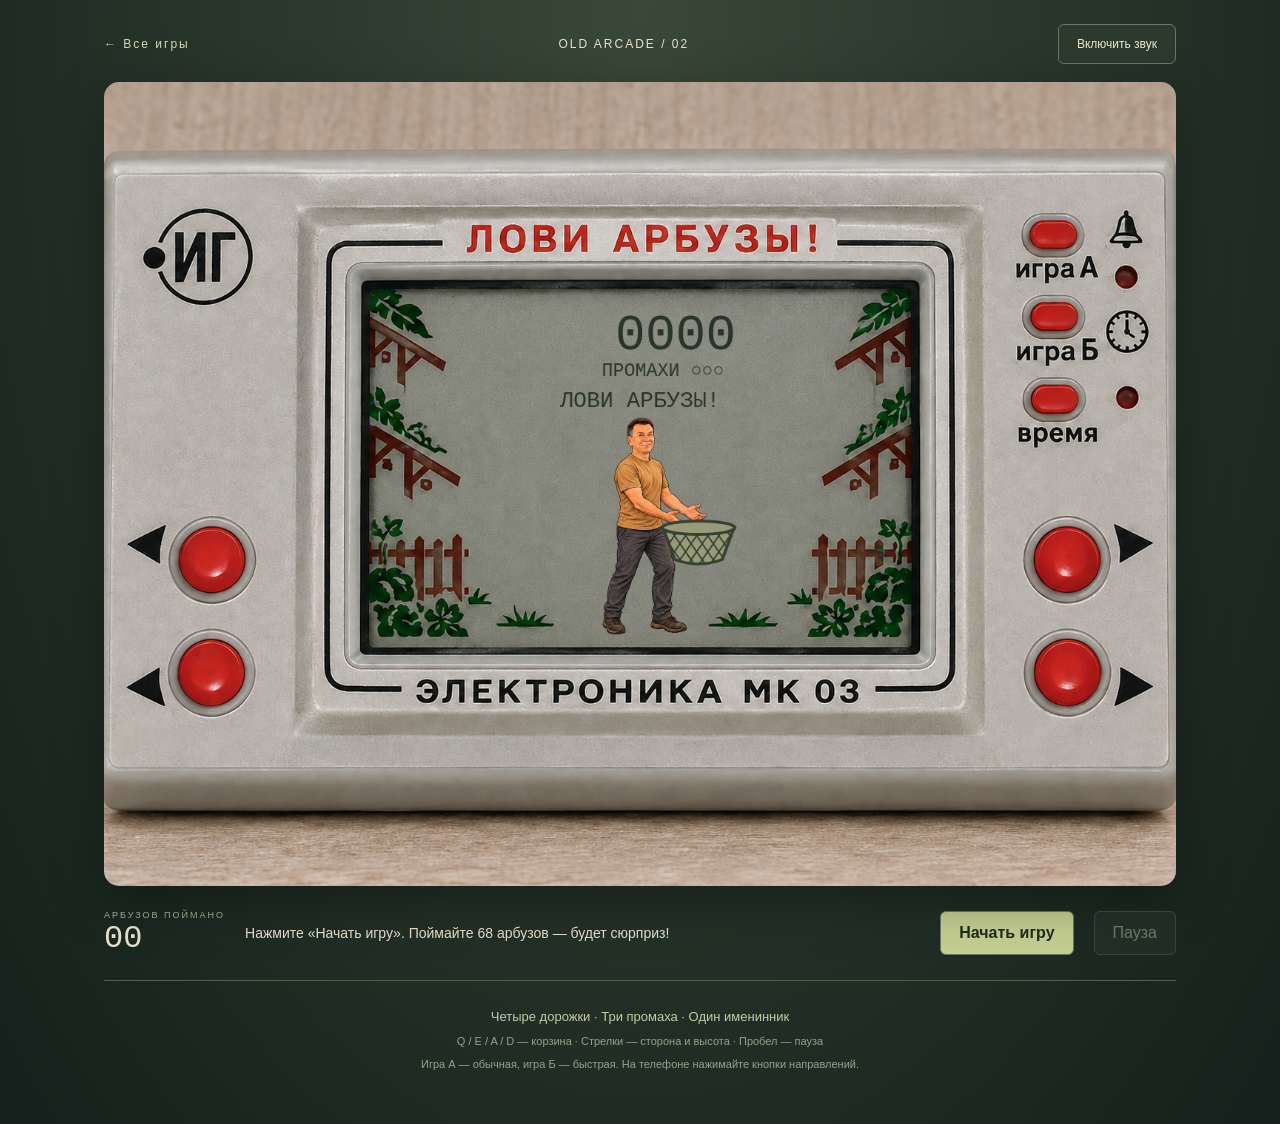
<file: game/games/catch-watermelon/index.html>
<!doctype html>
<html lang="ru"><head><meta charset="utf-8"><meta name="viewport" content="width=device-width,initial-scale=1"><link rel="icon" href="data:,"><title>Лови арбузы! — Old Arcade</title><link rel="stylesheet" href="style.css?v=20260905-hit5"></head>
<body><section class="rotate-notice" role="status" aria-labelledby="rotate-title">
<div class="rotate-icon" aria-hidden="true">↻</div><h1 id="rotate-title">Поверните телефон</h1><p>Ловим арбузы только в горизонтальном положении.</p><p class="rotate-hint">Если игра уже началась, она останется на паузе.</p><a href="../../index.html">← Все игры</a>
</section><main><header><a href="../../index.html">← Все игры</a><span>OLD ARCADE / 02</span><button id="sound" aria-pressed="false">Звук: вкл</button></header>
<div class="machine"><img class="field" src="assets/gamefield.png" alt="Советская электронная игра «Лови арбузы!»"><canvas id="screen" width="1448" height="1086" aria-label="Игровое поле: четыре дорожки с арбузами"></canvas>
<button class="hit lu" data-lane="0" aria-label="Ловить слева сверху"></button><button class="hit ld" data-lane="1" aria-label="Ловить слева снизу"></button><button class="hit ru" data-lane="2" aria-label="Ловить справа сверху"></button><button class="hit rd" data-lane="3" aria-label="Ловить справа снизу"></button><button class="hit mode-a" data-mode="A" aria-label="Начать игру А — обычная"></button><button class="hit mode-b" data-mode="B" aria-label="Начать игру Б — быстрая"></button><button class="hit time" id="case-pause" aria-label="Пауза"></button>
</div><section class="dashboard"><div><span class="label">АРБУЗОВ ПОЙМАНО</span><strong id="score">00</strong></div><p id="status" role="status">Нажмите «Начать игру». Поймайте 68 арбузов — будет сюрприз!</p><button id="start">Начать игру</button><button id="pause" disabled>Пауза</button></section>
<div class="touch-controls" aria-label="Управление"><button data-lane="0">↖<small>Q / Й</small></button><button data-lane="2">↗<small>E / У</small></button><button data-lane="1">↙<small>A / Ф</small></button><button data-lane="3">↘<small>D / В</small></button></div>
<footer>Четыре дорожки · Три промаха · Один именинник<br><span>Q / E / A / D — корзина · Стрелки — сторона и высота · Пробел — пауза<br>Игра А — обычная, игра Б — быстрая. На телефоне нажимайте кнопки направлений.</span></footer></main><script src="render.js?v=20260905-effects3"></script><script src="game.js?v=20260905-loss4"></script></body></html>
</file>
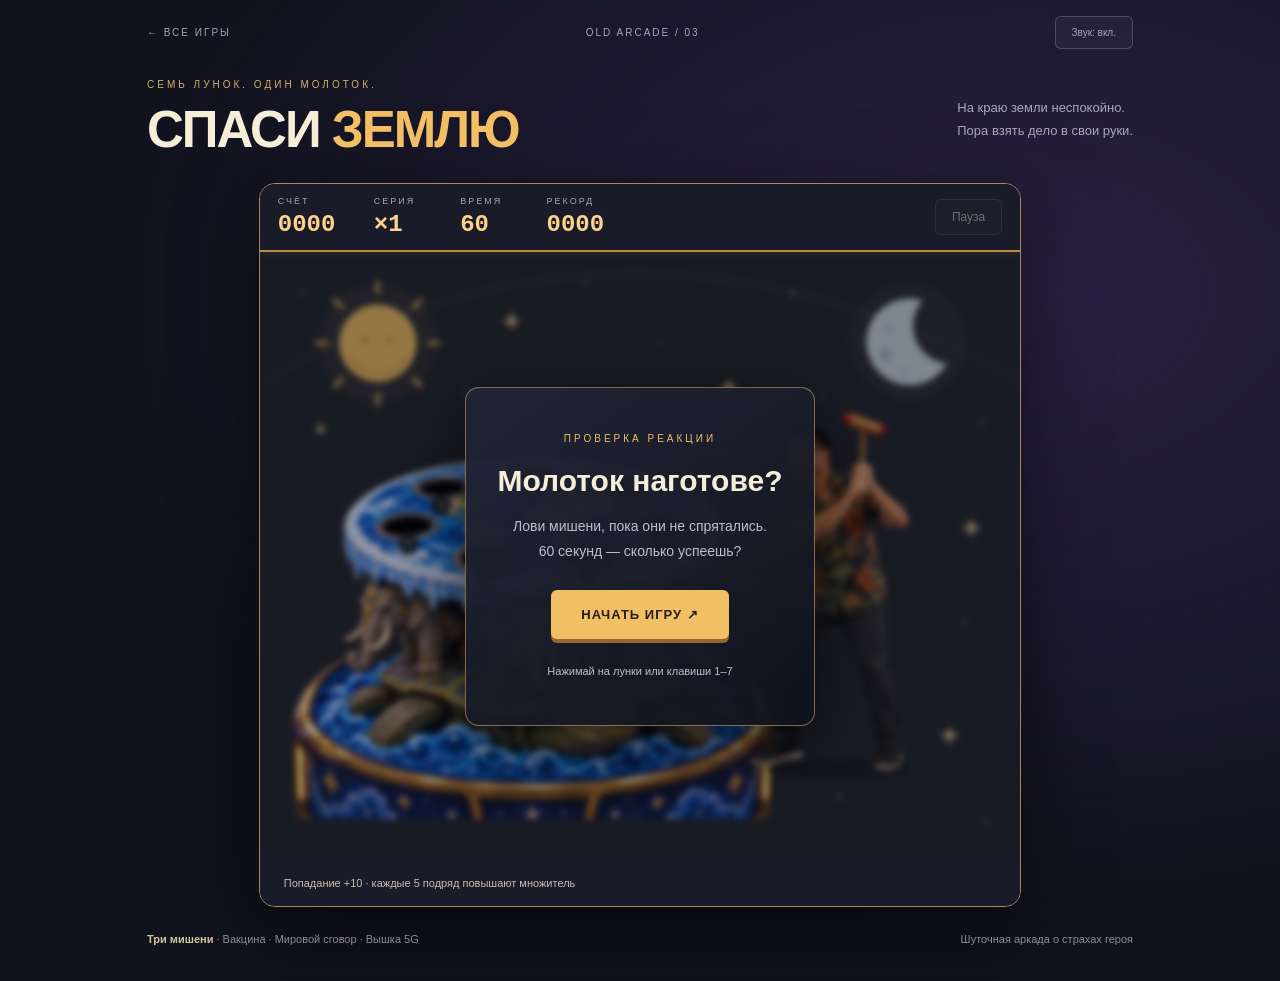
<file: game/games/knock-the-threat/index.html>
<!doctype html>
<html lang="ru"><head><meta charset="utf-8"><meta name="viewport" content="width=device-width,initial-scale=1"><title>Спаси Землю — Old Arcade</title><link rel="stylesheet" href="style.css?v=target-layers-1"></head>
<body><main><nav><a href="../../index.html">← ВСЕ ИГРЫ</a><span>OLD ARCADE / 03</span><button id="sound" aria-pressed="false">Звук: вкл.</button></nav>
<header><div><p class="eyebrow">СЕМЬ ЛУНОК. ОДИН МОЛОТОК.</p><h1>СПАСИ <em>ЗЕМЛЮ</em></h1></div><p class="intro">На краю земли неспокойно.<br>Пора взять дело в свои руки.</p></header>
<section class="machine" aria-label="Игровой автомат"><div class="hud"><div><span>СЧЁТ</span><strong id="score">0000</strong></div><div><span>СЕРИЯ</span><strong id="combo">×1</strong></div><div><span>ВРЕМЯ</span><strong id="time">60</strong></div><div><span>РЕКОРД</span><strong id="best">0000</strong></div><button id="pause" disabled>Пауза</button></div>
<div class="scene"><img class="board" src="assets/board-neutral.png" alt="Игровое поле с семью отверстиями на Земле, стоящей на слонах и черепахе"><div id="holes"></div><svg id="actor" viewBox="0 0 1000 800" role="img" aria-label="Персонаж замахивается и бьёт молотком двумя руками">
<defs>
<clipPath id="ready-cut"><path clip-rule="evenodd" d="M440 39L548 79L537 106L492 94L491 170L510 182L515 223L559 268L589 291L604 320L600 340L576 348L540 343L520 325L529 432L550 513L543 544L543 600L552 689L568 774L582 865L581 909L589 946L581 973L551 982L516 977L514 953L521 924L514 885L494 819L474 756L454 703L439 640L416 601L380 615L354 668L335 728L322 800L318 882L325 918L328 947L313 958L225 971L191 962L191 951L213 932L249 908L257 880L263 833L260 778L263 721L278 661L298 599L314 553L306 535L317 496L309 449L299 405L285 378L269 356L257 320L256 293L269 266L290 246L305 239L302 225L286 214L284 196L281 183L281 163L285 146L285 122L287 106L302 88L340 80L368 85L391 100L400 124L402 166L399 191L418 199L451 201L464 181L476 175L480 88L429 74Z M405 125L474 102L471 169L451 195L419 194L405 184Z"/></clipPath>
<clipPath id="hit-cut"><path d="M1136 104L1151 84L1184 73L1216 74L1241 86L1254 105L1257 151L1251 185L1283 195L1321 196L1341 216L1350 248L1357 310L1351 358L1353 421L1362 481L1365 517L1357 539L1365 608L1367 691L1383 780L1399 881L1399 913L1406 949L1401 975L1365 983L1333 978L1332 951L1340 919L1321 864L1299 810L1278 754L1264 696L1244 646L1222 607L1199 612L1174 670L1158 726L1148 783L1140 847L1136 906L1145 935L1146 952L1116 965L1043 973L1006 965L1007 952L1028 934L1065 912L1074 880L1075 830L1073 775L1078 718L1090 662L1103 606L1124 552L1121 523L1141 475L1138 432L1133 353L1107 354L1095 376L1077 380L1054 374L1040 368L1021 378L1001 374L982 363L969 352L837 345L834 396L787 396L788 270L836 270L836 328L976 339L981 320L999 315L1018 318L1027 320L1065 301L1085 279L1098 257L1121 242L1151 229L1144 214L1138 198L1135 182L1131 167L1135 153L1132 140Z"/></clipPath>
</defs>
<ellipse id="actor-shadow" cx="770" cy="690" rx="95" ry="13" fill="#101114" opacity=".4"/>
<g id="player">
<g id="pose-ready" transform="translate(-200 0)"><image href="assets/player-poses.png" width="1536" height="1024" clip-path="url(#ready-cut)"/></g>
<g id="pose-hit" transform="translate(-1000 0)" visibility="hidden"><image href="assets/player-poses.png" width="1536" height="1024" clip-path="url(#hit-cut)"/></g>
</g>
<g id="burst" opacity="0" stroke="#ffdf89" stroke-width="5" stroke-linecap="round"><path d="M-32 0H-50 M32 0H50 M-24 -24L-37 -37 M24 -24L37 -37 M0 -30V-45"/><ellipse rx="27" ry="9" fill="none"/></g>
</svg>
<div id="impact" aria-hidden="true"></div>

<div class="overlay" id="overlay"><div class="panel"><p class="eyebrow" id="overline">ПРОВЕРКА РЕАКЦИИ</p><h2 id="title">Молоток наготове?</h2><p id="message">Лови мишени, пока они не спрятались.<br>60 секунд — сколько успеешь?</p><button class="primary" id="start">НАЧАТЬ ИГРУ ↗</button><p class="small">Нажимай на лунки или клавиши 1–7</p></div></div></div>
<div class="bottom"><span id="status" role="status">Попадание +10 · каждые 5 подряд повышают множитель</span><span>МИМО — СЕРИЯ СБРАСЫВАЕТСЯ</span></div></section>
<footer><p><b>Три мишени</b> · Вакцина · Мировой сговор · Вышка 5G</p><p>Шуточная аркада о страхах героя</p></footer></main><script src="game.js?v=whole-poses-1"></script></body></html>
</file>
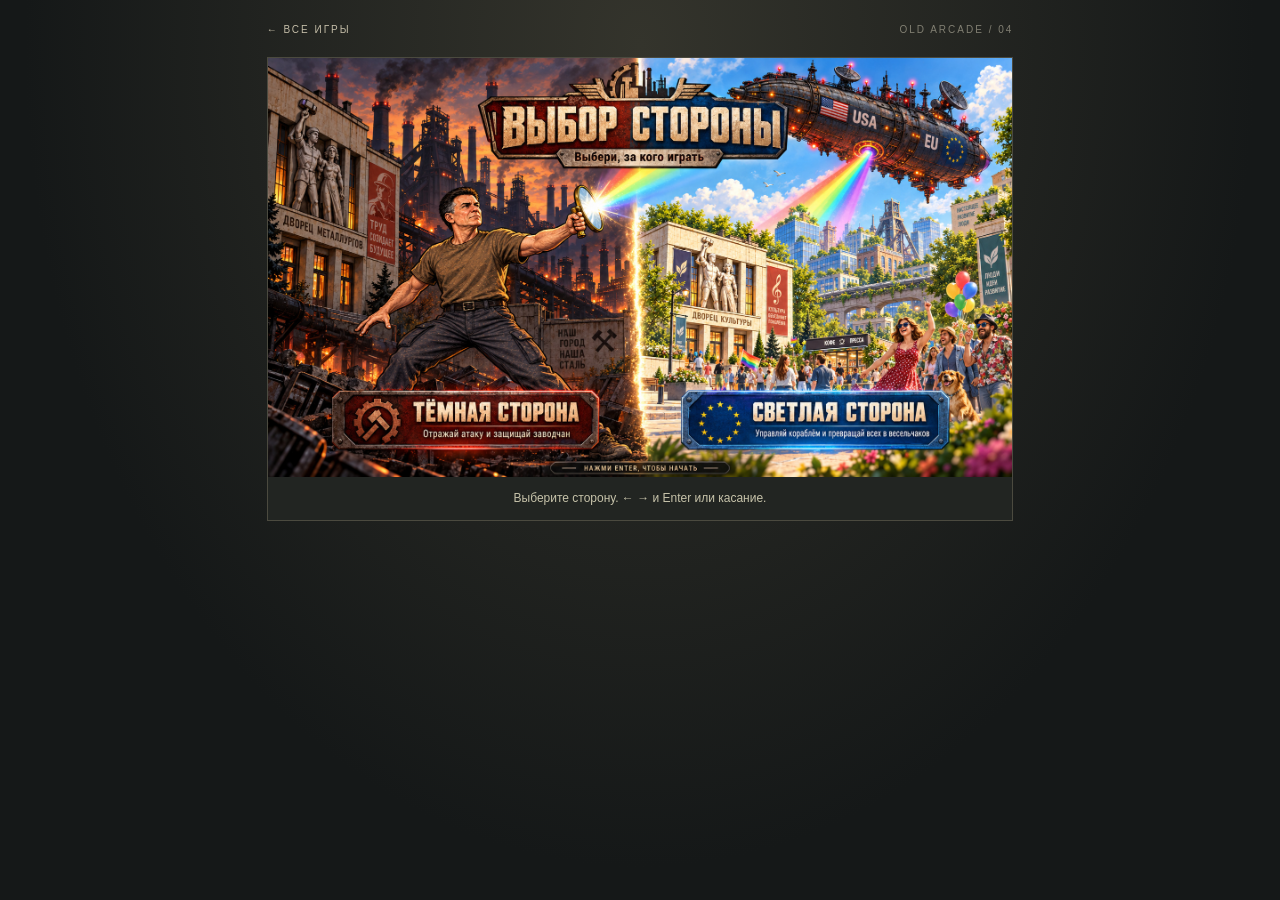
<file: game/games/save-workers/index.html>
<!doctype html>
<html lang="ru">
<head>
  <meta charset="UTF-8">
  <meta name="viewport" content="width=device-width, initial-scale=1">
  <meta name="theme-color" content="#191c1c">
  <title>Спаси Жэ ихъ — Old Arcade</title>
  <link rel="stylesheet" href="style.css">
</head>
<body>
  <main>
    <header>
      <a class="back" href="../../index.html">← ВСЕ ИГРЫ</a>
      <span class="edition">OLD ARCADE / 04</span>
    </header>
    <section id="side-menu" class="side-menu" aria-label="Выбор стороны">
      <div class="side-art">
        <img src="assets/choose-side.jpg" alt="Выбор стороны: герой с зеркалом слева, корабль над светлым городом справа">
        <button id="choose-dark" class="side-choice dark-choice" disabled aria-label="Тёмная сторона — защищать работяг зеркалом"><span>Тёмная сторона</span></button>
        <button id="choose-light" class="side-choice light-choice" disabled aria-label="Светлая сторона — управлять кораблём"><span>Светлая сторона</span></button>
      </div>
      <p id="menu-status" role="status">Загружаем игру…</p>
    </section>
    <section id="game-cabinet" class="cabinet" aria-labelledby="title" hidden>
      <div class="masthead">
        <div><p class="eyebrow">ПОСЛЕ СМЕНЫ</p><h1 id="title">Спаси Жэ ихъ</h1></div>
        <div class="stage-label"><span class="light"></span><span id="side-label"></span><span class="sub">Радужная атака</span></div>
      </div>
      <div class="scene" id="scene" role="group" aria-label="Индустриальный город. Шесть работяг и ваш герой на улице.">
        <img class="city" src="assets/city.jpg" alt="Заводской город на фоне багрового неба, дымящих труб и дворца металлургов" draggable="false">
        <div class="scene-top"><span>ПРОМЫШЛЕННЫЙ РАЙОН</span><span>ВЕСЕЛЬЧАКИ <b id="happy-count">0 / 6</b></span></div>
        <div class="ship" id="ship" aria-hidden="true"><img alt="" draggable="false"><span class="charge-orb" id="charge-orb"></span></div>
        <div class="beam" id="beam" hidden aria-hidden="true"></div>
        <svg class="reflection" id="reflection" viewBox="0 0 100 100" preserveAspectRatio="none" aria-hidden="true"><path id="mirror-link" d="" /></svg>
        <div class="target-mark" id="target-mark" hidden aria-hidden="true"></div>
        <div id="workers" aria-hidden="true"></div>
        <div class="actor player" id="player" aria-hidden="true"><div class="shadow"></div><img alt="" draggable="false"></div>
        <div id="banknotes" aria-hidden="true"></div>
        <img class="finale-plane" id="finale-plane" hidden alt="Самолёт с плакатом: Добро пожаловать в светлое будущее" draggable="false">
        <div class="unicorn" id="unicorn" hidden aria-hidden="true"><img alt="" draggable="false"></div>
        <div class="scene-message" id="message" role="status">Загружаем город…</div>
        <div class="scene-bottom"><span><span id="attack-status" role="status">КОРАБЛЬ НАД ГОРОДОМ</span></span></div>
      </div>
      <div class="dashboard">
        <div class="control-group"><button class="arrow" id="left" aria-label="Шаг влево">←</button><button class="arrow" id="right" aria-label="Шаг вправо">→</button><button id="fire" hidden>🌈 Лазер</button></div>
        <div class="actions"><button id="music-toggle" aria-label="Включить звук" aria-pressed="false">♫ Звук</button><button id="pause" disabled>Пауза</button><button id="reset" disabled aria-label="Начать заново">↻ Заново</button><button id="change-side">Сменить сторону</button></div>
      </div>
    </section>
    <p id="instructions" class="chapter" hidden></p>
  </main>
  <audio id="music" src="assets/sad-song.mp3" loop preload="auto"></audio>
  <script src="game.js"></script>
</body>
</html>
</file>
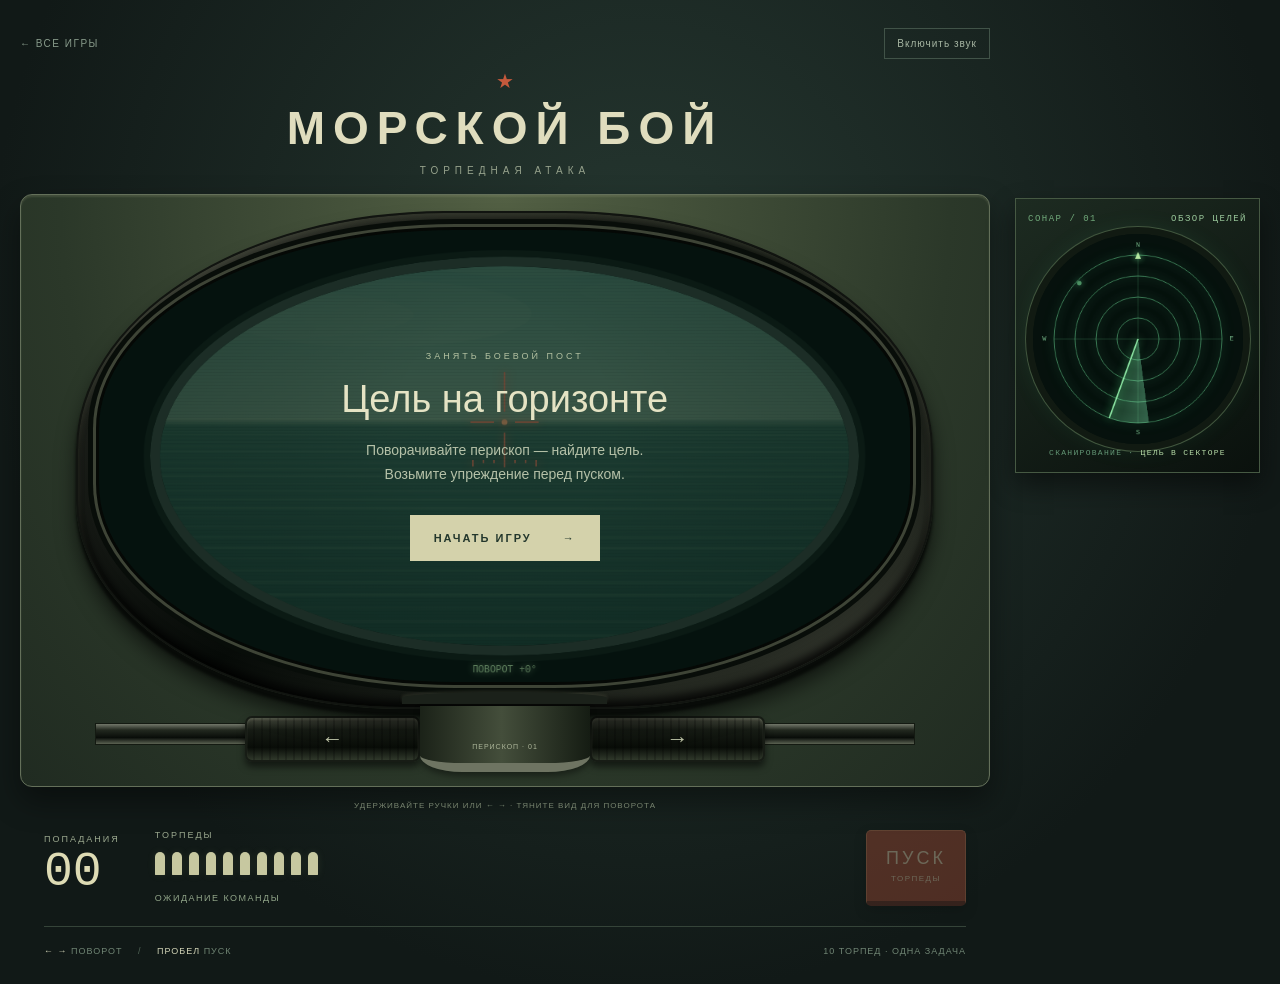
<file: game/games/sea-battle/index.html>
<!doctype html>
<html lang="ru">
<head><meta charset="UTF-8"><meta name="viewport" content="width=device-width, initial-scale=1"><title>Морской бой</title><link rel="stylesheet" href="style.css?v=20260928-wide"></head>
<body>
<main class="cabinet">
  <header><a class="back" href="../../index.html">← ВСЕ ИГРЫ</a><button id="sound" aria-pressed="true">ЗВУК ВКЛ</button></header>
  <div class="title"><span class="star">★</span><h1>МОРСКОЙ БОЙ</h1><p>ТОРПЕДНАЯ АТАКА</p></div>
  <div class="periscope">
  <div class="eyecup">
  <section class="viewport" aria-label="Море через перископ">
    <canvas id="sea" width="1000" height="560" aria-label="Игровое поле. Наведение стрелками влево и вправо, выстрел пробелом."></canvas>
    <div id="overlay"><span class="eyebrow">ЗАНЯТЬ БОЕВОЙ ПОСТ</span><h2 id="headline">Цель на горизонте</h2><p id="intro">Поворачивайте перископ — найдите цель.<br>Возьмите упреждение перед пуском.</p><button id="start">НАЧАТЬ ИГРУ <span>→</span></button></div>
    <span class="scope-label">ПЕРИСКОП · 01</span>
  </section>
  </div>
  <div class="grip-bar">
    <button class="handle" id="left" aria-label="Повернуть перископ влево"><span>←</span></button>
    <div class="scope-mount" aria-hidden="true"><span>ПЕРИСКОП · 01</span></div>
    <button class="handle" id="right" aria-label="Повернуть перископ вправо"><span>→</span></button>
  </div>
  </div>
  <p class="scope-help">УДЕРЖИВАЙТЕ РУЧКИ ИЛИ ← → · ТЯНИТЕ ВИД ДЛЯ ПОВОРОТА</p>
  <section class="dashboard">
    <div class="meter"><span>ПОПАДАНИЯ</span><strong id="score">00</strong></div>
    <div class="ammo"><span>ТОРПЕДЫ</span><div id="rounds"></div><small id="status" role="status">ОЖИДАНИЕ КОМАНДЫ</small></div>
    <button id="fire" disabled>ПУСК<span>ТОРПЕДЫ</span></button>
  </section>
  <footer><span>← → <span class="muted">ПОВОРОТ</span> <span class="separator">/</span> ПРОБЕЛ <span class="muted">ПУСК</span></span><span class="muted">10 ТОРПЕД · ОДНА ЗАДАЧА</span></footer>
  <section class="radar-panel" aria-label="Радар обнаружения кораблей">
    <div class="radar-heading"><span>СОНАР / 01</span><strong>ОБЗОР ЦЕЛЕЙ</strong></div>
    <canvas id="radar" width="280" height="280" aria-label="Круговой радар с отметкой корабля"></canvas>
    <span class="radar-status">СКАНИРОВАНИЕ · <b id="radar-readout">ЦЕЛЬ В СЕКТОРЕ</b></span>
  </section>

</main>
<script src="render.js?v=20260929-wide-passage-clip"></script><script src="game.js?v=20260929-wide-passage-clip"></script>
</body></html>
</file>
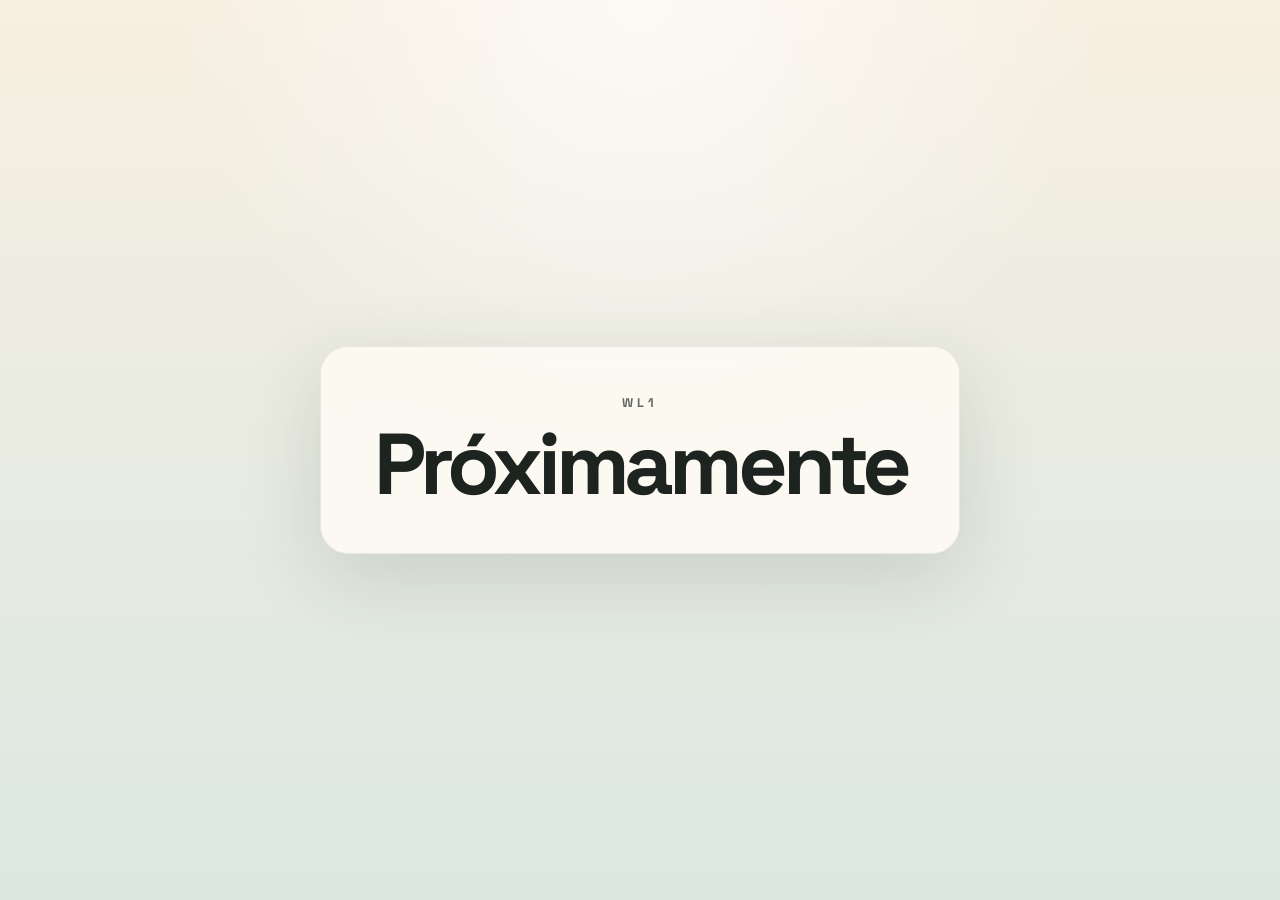
<file: support/wl1/es/index.html>
<!DOCTYPE html>
<html lang="es">
<head>
  <meta charset="UTF-8">
  <meta name="viewport" content="width=device-width, initial-scale=1">
  <title>WL1 - Próximamente</title>
  <link rel="preconnect" href="https://fonts.googleapis.com">
  <link rel="preconnect" href="https://fonts.gstatic.com" crossorigin>
  <link href="https://fonts.googleapis.com/css2?family=Space+Grotesk:wght@500;700&display=swap" rel="stylesheet">
  <style>
    :root {
      color-scheme: light;
      --text: #1d241f;
      --muted: #5f665e;
      --card: rgba(255, 252, 245, 0.82);
      --shadow: rgba(40, 56, 44, 0.15);
      --bg-top: #f7efe1;
      --bg-bottom: #dbe8e2;
    }

    * {
      box-sizing: border-box;
    }

    body {
      margin: 0;
      min-height: 100vh;
      display: grid;
      place-items: center;
      padding: 24px;
      font-family: "Space Grotesk", sans-serif;
      color: var(--text);
      background:
        radial-gradient(circle at top, rgba(255, 255, 255, 0.7), transparent 42%),
        linear-gradient(180deg, var(--bg-top) 0%, var(--bg-bottom) 100%);
    }

    main {
      width: min(100%, 640px);
      padding: 48px 32px;
      text-align: center;
      border: 1px solid rgba(29, 36, 31, 0.08);
      border-radius: 28px;
      background: var(--card);
      box-shadow: 0 24px 80px var(--shadow);
      backdrop-filter: blur(12px);
    }

    p {
      margin: 0 0 12px;
      font-size: 0.78rem;
      font-weight: 700;
      letter-spacing: 0.34em;
      text-transform: uppercase;
      color: var(--muted);
    }

    h1 {
      margin: 0;
      font-size: clamp(2.8rem, 9vw, 5.4rem);
      line-height: 0.95;
      letter-spacing: -0.06em;
    }
  </style>
  <!-- Google tag (gtag.js) -->
  <script async src="https://www.googletagmanager.com/gtag/js?id=G-3N0JESN4WK"></script>
  <script>
    window.dataLayer = window.dataLayer || [];
    function gtag(){dataLayer.push(arguments);}
    gtag('js', new Date());
    gtag('config', 'G-3N0JESN4WK');
  </script>
</head>
<body>
  <main>
    <p>WL1</p>
    <h1>Próximamente</h1>
  </main>
</body>
</html>
</file>
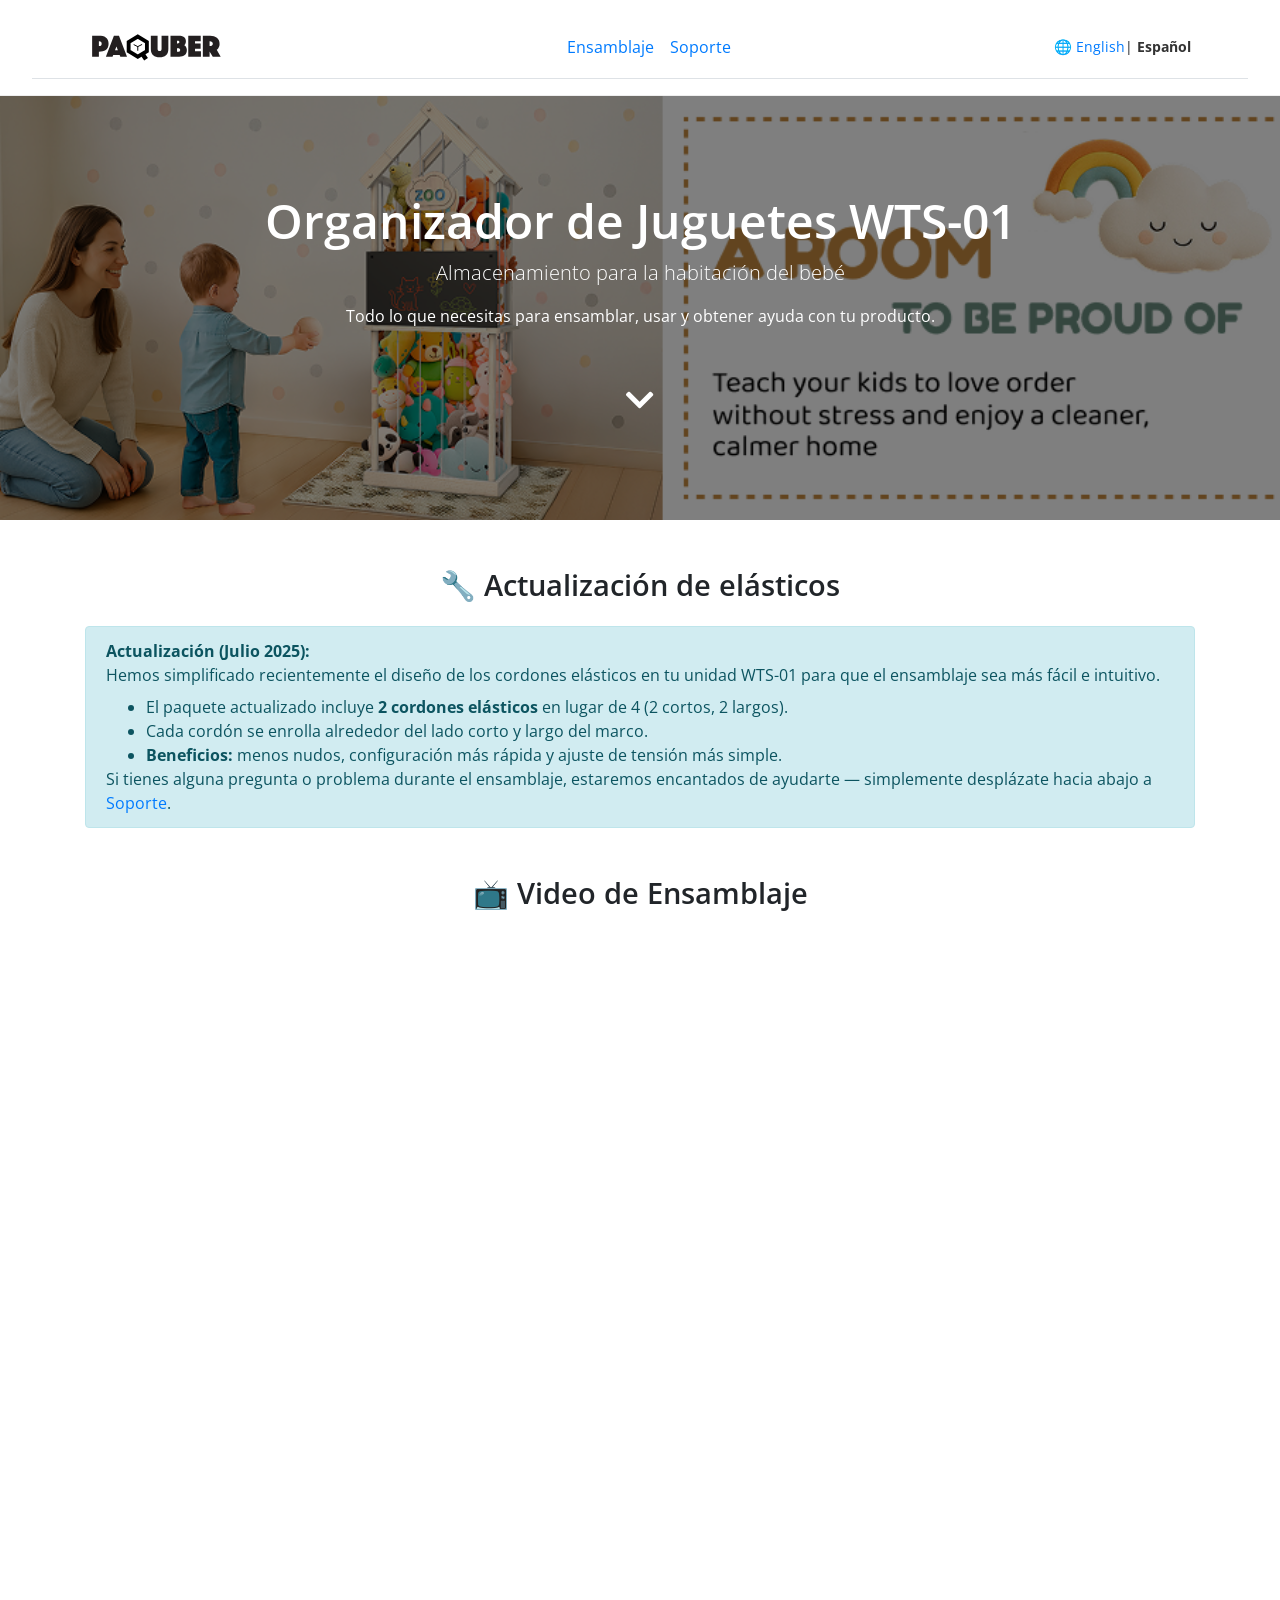
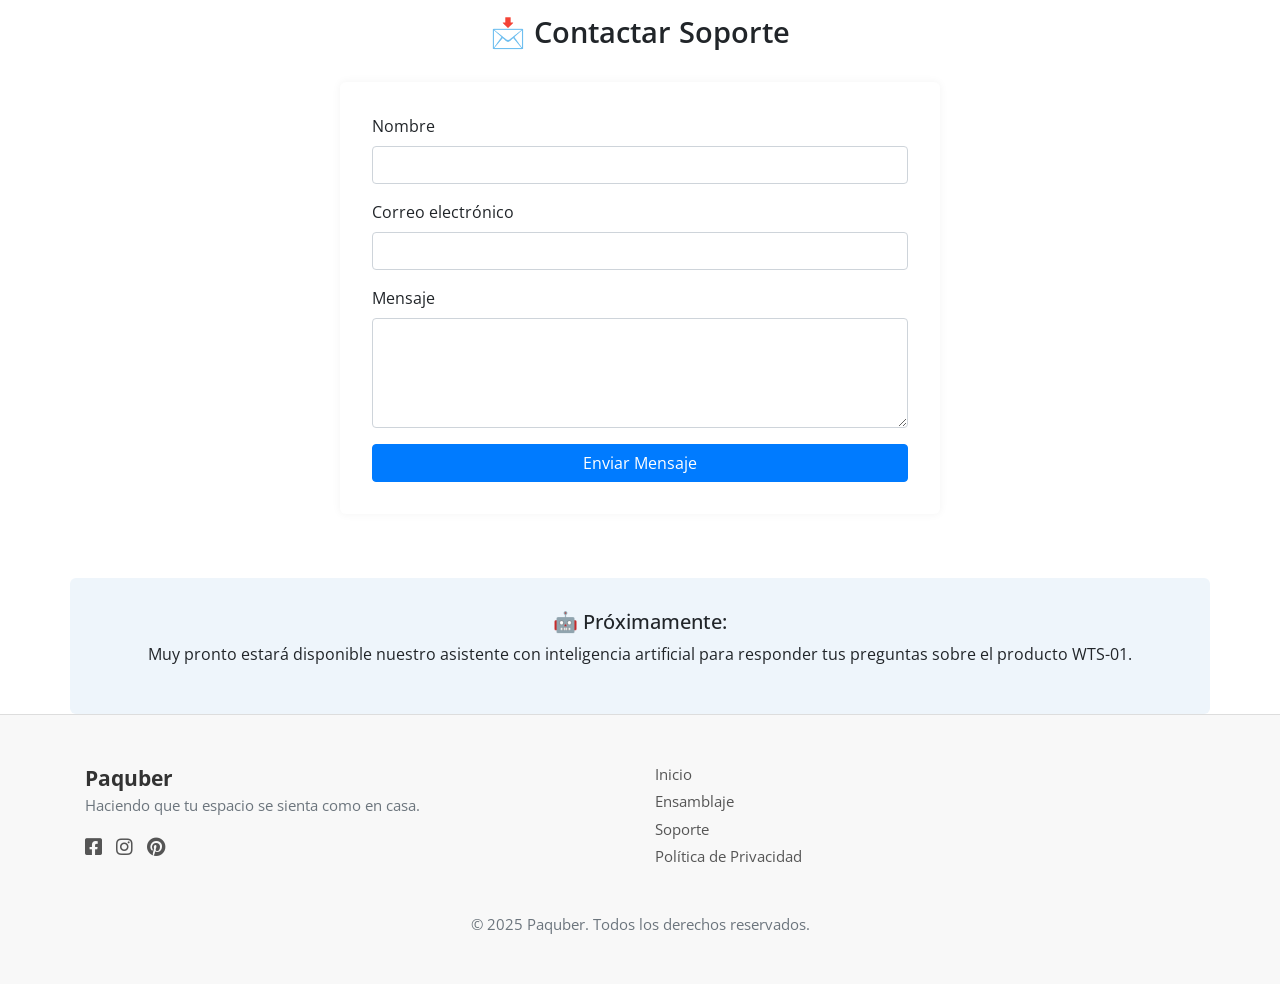
<file: support/wts-01/es/index.html>
<!DOCTYPE html>
<html lang="es">
<head>
  <meta charset="UTF-8">
  <title>Soporte WTS-01 - Paquber</title>
  <meta name="viewport" content="width=device-width, initial-scale=1">
  <link rel="icon" type="image/png" href="../favicon.png">
  <link href="https://fonts.googleapis.com/css2?family=Open+Sans:wght@400;600&display=swap" rel="stylesheet">
  <link href="https://stackpath.bootstrapcdn.com/bootstrap/4.3.1/css/bootstrap.min.css" rel="stylesheet">
  <link href="https://cdnjs.cloudflare.com/ajax/libs/font-awesome/5.15.4/css/all.min.css" rel="stylesheet">
  <style>
    body { font-family: 'Open Sans', sans-serif; }
    header { background: white; padding: 1rem 2rem; border-bottom: 1px solid #eee; position: sticky; top: 0; z-index: 1000; }
    .navbar-nav .nav-link { margin-left: 1rem; font-weight: 500; }
    .hero {
      background: url('../hero-bg.png') no-repeat center center;
      background-size: cover;
      color: white;
      text-align: center;
      padding: 6rem 1rem;
      position: relative;
    }
    .hero::before {
      content: "";
      position: absolute;
      top: 0; left: 0; right: 0; bottom: 0;
      background: rgba(0, 0, 0, 0.5);
    }
    .hero-content { position: relative; z-index: 1; }
    .hero h1 { font-size: 3rem; font-weight: 600; }
    .scroll-down-icon {
      position: relative;
      z-index: 1;
      display: inline-block;
      margin-top: 2rem;
      font-size: 2rem;
      color: #fff;
      animation: bounce 2s infinite;
    }
    @keyframes bounce {
      0%, 100% { transform: translateY(0); }
      50% { transform: translateY(10px); }
    }
    .section-title {
      font-size: 1.8rem;
      font-weight: 600;
      margin-bottom: 2rem;
    }
    .contact-form {
      max-width: 600px;
      margin: 0 auto;
      background: #fff;
      padding: 2rem;
      border-radius: 6px;
      box-shadow: 0 0 10px rgba(0,0,0,0.05);
    }
    .ai-section {
      background: #eef5fb;
      padding: 2rem;
      text-align: center;
      border-radius: 6px;
      margin-top: 4rem;
    }
    footer {
      background-color: #f8f8f8;
      border-top: 1px solid #ddd;
      padding: 3rem 1rem;
      font-size: 0.95rem;
    }
    .footer-logo { font-weight: 700; font-size: 1.3rem; color: #333; }
    .footer-links a {
      display: block;
      color: #555;
      margin-bottom: 0.3rem;
      text-decoration: none;
    }
    .footer-links a:hover { text-decoration: underline; }
    .social-icons a {
      margin-right: 10px;
      font-size: 1.2rem;
      color: #555;
    }
    .social-icons a:hover { color: #007bff; }
    .lang-switcher a {
      color: #007bff;
      text-decoration: none;
    }
    .lang-switcher strong {
      color: #333;
    }
    .lang-switcher {
      font-size: 0.9rem;
      white-space: nowrap;
    }
  </style>
  <!-- Google tag (gtag.js) -->
  <script async src="https://www.googletagmanager.com/gtag/js?id=G-3N0JESN4WK"></script>
  <script>
    window.dataLayer = window.dataLayer || [];
    function gtag(){dataLayer.push(arguments);}
    gtag('js', new Date());

    gtag('config', 'G-3N0JESN4WK');
  </script>
</head>
<body>

<header>
  <nav class="navbar navbar-expand-md navbar-light bg-white border-bottom">
    <div class="container d-flex justify-content-between align-items-center flex-wrap">
      <!-- Logo -->
      <a class="navbar-brand" href="#">
        <img src="../paquber_v2.svg" alt="Paquber Logo" height="36">
      </a>
      <!-- Left side: Menu links -->
      <div class="d-flex flex-row gap-3 align-items-center">
        <a class="nav-link px-2" href="#video">Ensamblaje</a>
        <a class="nav-link px-2" href="#contact">Soporte</a>
      </div>
      <!-- Right side: Language -->
      <div class="lang-switcher d-flex align-items-center">
        🌐 <a class="ml-1" href="../index.html">English</a> |
        <strong class="mx-1">Español</strong>
      </div>
    </div>
  </nav>
</header>


    <section class="container my-4" id="thank-you-banner" style="display:none;">
      <div class="alert alert-success mb-0" role="alert">
        ¡Gracias! Tu mensaje se envió correctamente.
      </div>
    </section>
<section id="hero" class="hero">
  <div class="hero-content container">
    <h1>Organizador de Juguetes WTS-01</h1>
    <p class="lead">Almacenamiento para la habitación del bebé</p>
    <p>Todo lo que necesitas para ensamblar, usar y obtener ayuda con tu producto.</p>
    <a href="#video" class="scroll-down-icon"><i class="fas fa-chevron-down"></i></a>
  </div>
</section>

<section class="container my-5">
  <h2 class="section-title text-center mb-4">🔧 Actualización de elásticos</h2>
  <div class="alert alert-info" role="alert" style="font-size: 1rem;">
    <strong>Actualización (Julio 2025):</strong><br>
    Hemos simplificado recientemente el diseño de los cordones elásticos en tu unidad WTS-01 para que el ensamblaje sea más fácil e intuitivo.
    <ul class="mt-2 mb-0">
      <li>El paquete actualizado incluye <strong>2 cordones elásticos</strong> en lugar de 4 (2 cortos, 2 largos).</li>
      <li>Cada cordón se enrolla alrededor del lado corto y largo del marco.</li>
      <li><strong>Beneficios:</strong> menos nudos, configuración más rápida y ajuste de tensión más simple.</li>
    </ul>
    Si tienes alguna pregunta o problema durante el ensamblaje, estaremos encantados de ayudarte — simplemente desplázate hacia abajo a <a href="#contact">Soporte</a>.
  </div>
</section>

<section id="video" class="container text-center my-5">
  <h2 class="section-title">📺 Video de Ensamblaje</h2>
  <div class="embed-responsive embed-responsive-16by9">
    <iframe class="embed-responsive-item" src="https://www.youtube.com/embed/XoQgp6NDo8c?si=HiSCFIQv7iRX-1l5" allowfullscreen></iframe>
  </div>
</section>

<section id="contact" class="container my-5">
  <h2 class="section-title text-center">📩 Contactar Soporte</h2>
  <form action="https://formsubmit.co/fd550d31e6c61de91199117539ab45f8" method="POST" class="contact-form">
    <input type="hidden" name="_captcha" value="false">
    <input type="hidden" name="_next" value="https://www.paquber.com/support/wts-01/es/index.html#thanks">
    <input type="hidden" name="source" value="WTS-01 ES Contact">
    <div class="form-group">
      <label>Nombre</label>
      <input name="name" type="text" class="form-control" required />
    </div>
    <div class="form-group">
      <label>Correo electrónico</label>
      <input name="email" type="email" class="form-control" required />
    </div>
    <div class="form-group">
      <label>Mensaje</label>
      <textarea name="message" rows="4" class="form-control" required></textarea>
    </div>
    <button type="submit" class="btn btn-primary btn-block">Enviar Mensaje</button>
  </form>
</section>

<section class="container ai-section">
  <h5>🤖 Próximamente:</h5>
  <p>Muy pronto estará disponible nuestro asistente con inteligencia artificial para responder tus preguntas sobre el producto WTS-01.</p>
</section>

<footer>
  <div class="container">
    <div class="row">
      <div class="col-md-6 mb-4">
        <div class="footer-logo">Paquber</div>
        <p class="text-muted">Haciendo que tu espacio se sienta como en casa.</p>
        <div class="social-icons">
          <a href="#"><i class="fab fa-facebook-square"></i></a>
          <a href="#"><i class="fab fa-instagram"></i></a>
          <a href="#"><i class="fab fa-pinterest"></i></a>
        </div>
      </div>
      <div class="col-md-6 mb-4 footer-links">
        <a href="#hero">Inicio</a>
        <a href="#video">Ensamblaje</a>
        <a href="#contact">Soporte</a>
        <a href="#">Política de Privacidad</a>
      </div>
    </div>
    <div class="text-center text-muted mt-3">
      &copy; 2025 Paquber. Todos los derechos reservados.
    </div>
  </div>
</footer>

<script>
  (function() {
    if (window.location.hash === '#thanks' && document.getElementById('thank-you-banner')) {
      document.getElementById('thank-you-banner').style.display = 'block';
    }
  })();
</script>

</body>
</html>
</file>
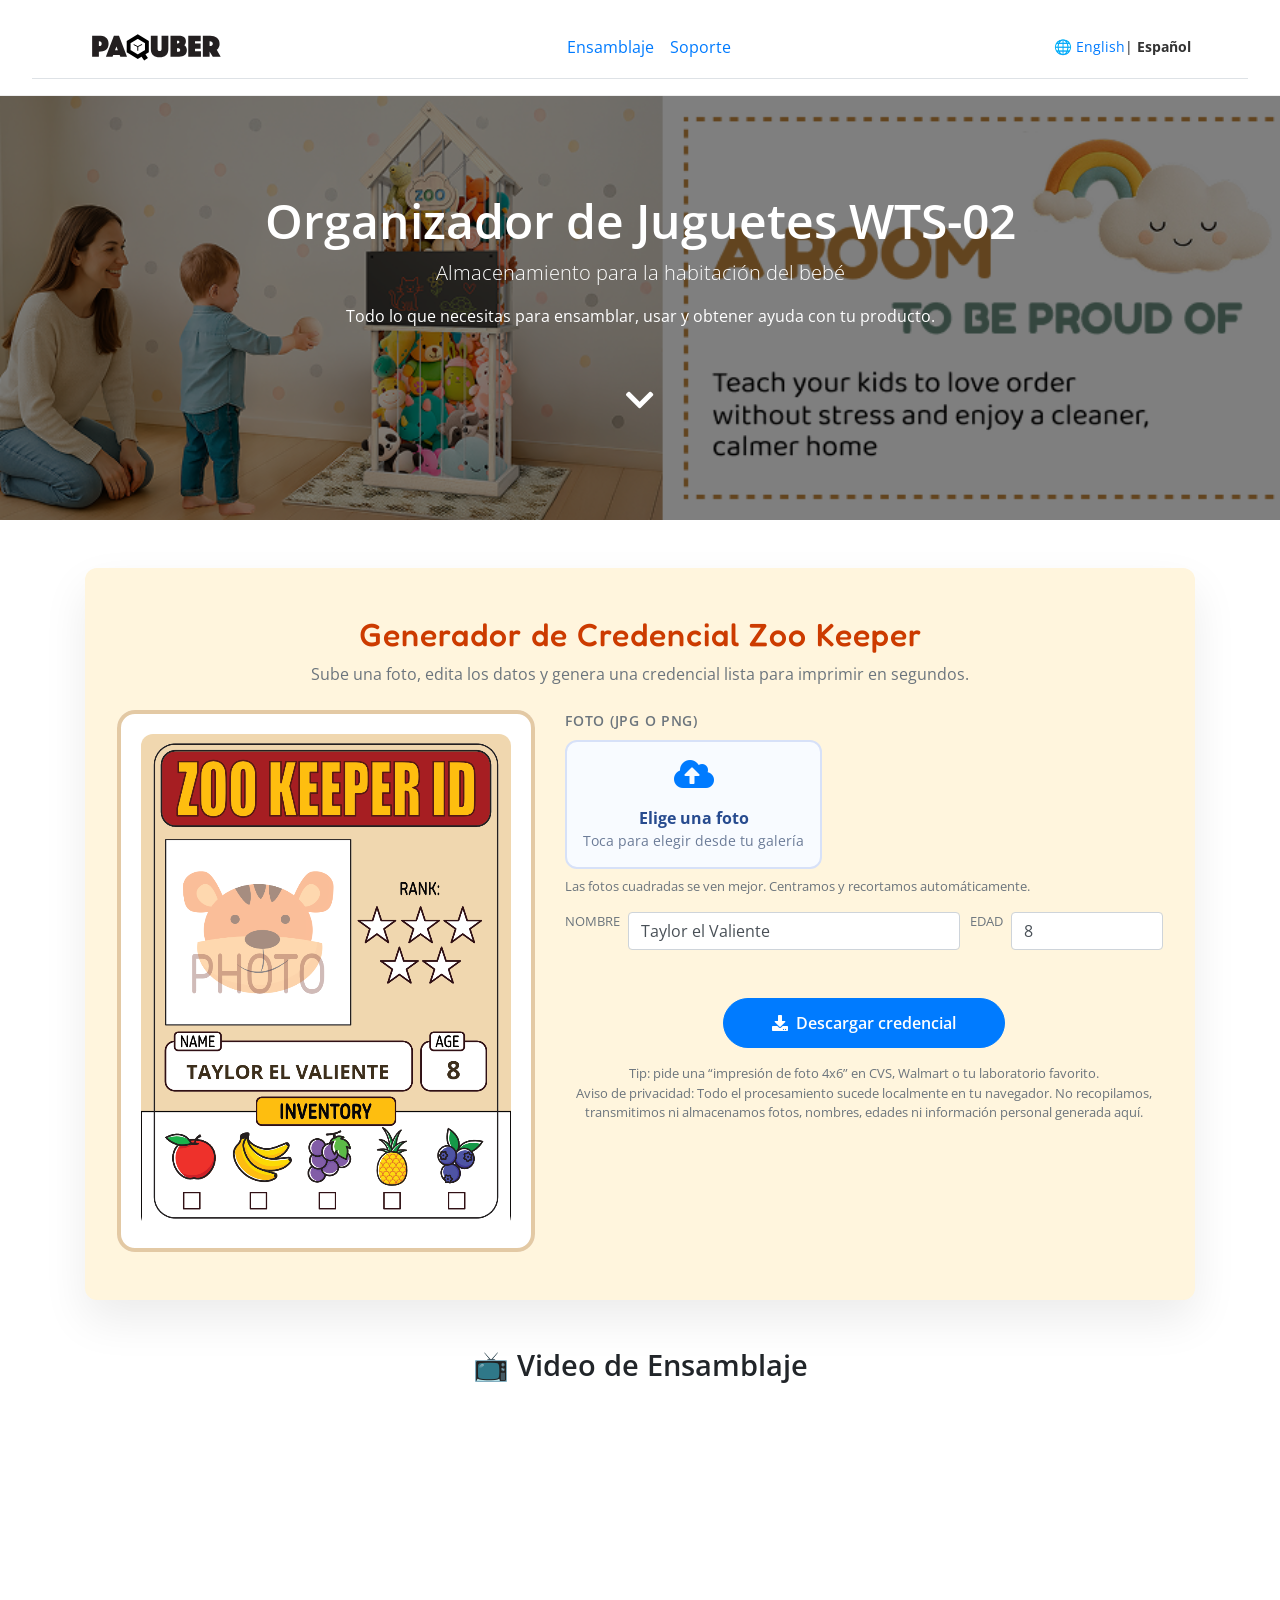
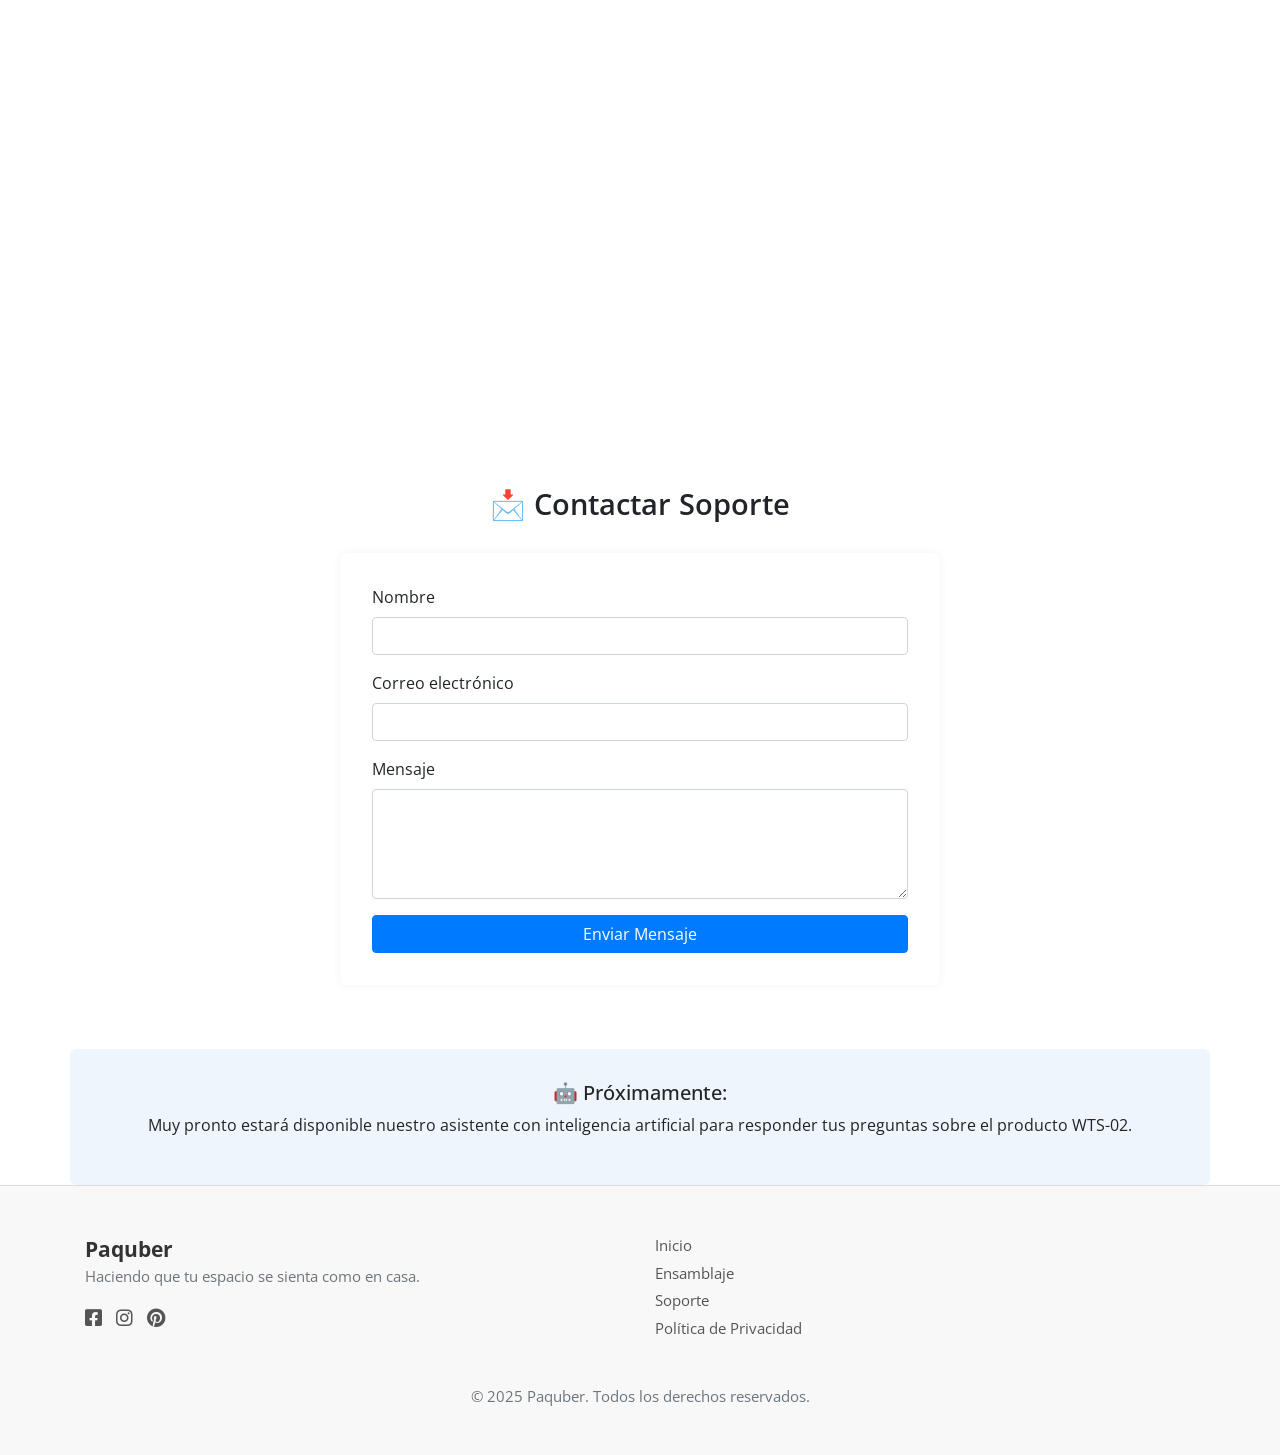
<file: support/wts-02/es/index.html>
<!DOCTYPE html>
<html lang="es">
<head>
  <meta charset="UTF-8">
  <title>Soporte WTS-02 - Paquber</title>
  <meta name="viewport" content="width=device-width, initial-scale=1">
  <link rel="icon" type="image/png" href="../favicon.png">
  <link href="https://fonts.googleapis.com/css2?family=Fredoka+One&family=Open+Sans:wght@400;600&display=swap" rel="stylesheet">
  <link href="https://stackpath.bootstrapcdn.com/bootstrap/4.3.1/css/bootstrap.min.css" rel="stylesheet">
  <link href="https://cdnjs.cloudflare.com/ajax/libs/font-awesome/5.15.4/css/all.min.css" rel="stylesheet">
  <style>
    body { font-family: 'Open Sans', sans-serif; }
    header { background: white; padding: 1rem 2rem; border-bottom: 1px solid #eee; position: sticky; top: 0; z-index: 1000; }
    .navbar-nav .nav-link { margin-left: 1rem; font-weight: 500; }
    .hero {
      background: url('../hero-bg.png') no-repeat center center;
      background-size: cover;
      color: white;
      text-align: center;
      padding: 6rem 1rem;
      position: relative;
    }
    .hero::before {
      content: "";
      position: absolute;
      top: 0; left: 0; right: 0; bottom: 0;
      background: rgba(0, 0, 0, 0.5);
    }
    .hero-content { position: relative; z-index: 1; }
    .hero h1 { font-size: 3rem; font-weight: 600; }
    .scroll-down-icon {
      position: relative;
      z-index: 1;
      display: inline-block;
      margin-top: 2rem;
      font-size: 2rem;
      color: #fff;
      animation: bounce 2s infinite;
    }
    @keyframes bounce {
      0%, 100% { transform: translateY(0); }
      50% { transform: translateY(10px); }
    }
    .section-title {
      font-size: 1.8rem;
      font-weight: 600;
      margin-bottom: 2rem;
    }
    .contact-form {
      max-width: 600px;
      margin: 0 auto;
      background: #fff;
      padding: 2rem;
      border-radius: 6px;
      box-shadow: 0 0 10px rgba(0,0,0,0.05);
    }
    .ai-section {
      background: #eef5fb;
      padding: 2rem;
      text-align: center;
      border-radius: 6px;
      margin-top: 4rem;
    }
    footer {
      background-color: #f8f8f8;
      border-top: 1px solid #ddd;
      padding: 3rem 1rem;
      font-size: 0.95rem;
    }
    .footer-logo { font-weight: 700; font-size: 1.3rem; color: #333; }
    .footer-links a {
      display: block;
      color: #555;
      margin-bottom: 0.3rem;
      text-decoration: none;
    }
    .footer-links a:hover { text-decoration: underline; }
    .social-icons a {
      margin-right: 10px;
      font-size: 1.2rem;
      color: #555;
    }
    .social-icons a:hover { color: #007bff; }
    .lang-switcher a {
      color: #007bff;
      text-decoration: none;
    }
    .lang-switcher strong {
      color: #333;
    }
    .lang-switcher {
      font-size: 0.9rem;
      white-space: nowrap;
    }
    .zoo-id-wrapper {
      background: #fff5dd;
      border-radius: 12px;
      box-shadow: 0 20px 45px rgba(0,0,0,0.08);
      padding: 3rem 2rem;
    }
    .zoo-id-title {
      font-family: 'Fredoka One', 'Open Sans', sans-serif;
      font-size: 2rem;
      color: #cc3b00;
      letter-spacing: 1px;
    }
    .zoo-preview-card {
      background: #fff;
      border-radius: 18px;
      padding: 1.5rem;
      box-shadow: inset 0 0 0 4px #e3c9a4;
    }
    .zoo-preview-card canvas {
      width: 100%;
      height: auto;
      display: block;
      border-radius: 12px;
    }
    .zoo-controls .form-group label {
      font-weight: 600;
      font-size: 0.9rem;
      text-transform: uppercase;
      letter-spacing: 0.05em;
    }
    .file-upload {
      border: 2px solid #d7e1f8;
      border-radius: 12px;
      padding: 1rem;
      text-align: center;
      background: #f8fbff;
      transition: border-color 0.2s ease, background 0.2s ease;
      cursor: pointer;
      display: inline-flex;
      flex-direction: column;
      align-items: center;
      justify-content: center;
    }
    .file-upload:hover {
      border-color: #90b4ff;
      background: #ebf2ff;
    }
    .file-upload input {
      display: none;
    }
    .file-upload strong {
      display: block;
      font-size: 1rem;
      color: #274b8f;
      margin-top: 0.5rem;
    }
    .file-upload span {
      display: block;
      font-size: 0.9rem;
      color: #6c7c98;
    }
    .download-btn {
      font-weight: 600;
      padding: 0.75rem 1.5rem;
      border-radius: 999px;
    }
    @media (max-width: 767.98px) {
      .zoo-id-wrapper {
        padding: 2rem 1.25rem;
      }
    }
  </style>
  <!-- Google tag (gtag.js) -->
  <script async src="https://www.googletagmanager.com/gtag/js?id=G-3N0JESN4WK"></script>
  <script>
    window.dataLayer = window.dataLayer || [];
    function gtag(){dataLayer.push(arguments);}
    gtag('js', new Date());

    gtag('config', 'G-3N0JESN4WK');
  </script>
</head>
<body>

<header>
  <nav class="navbar navbar-expand-md navbar-light bg-white border-bottom">
    <div class="container d-flex justify-content-between align-items-center flex-wrap">
      <!-- Logo -->
      <a class="navbar-brand" href="#">
        <img src="../paquber_v2.svg" alt="Paquber Logo" height="36">
      </a>
      <!-- Left side: Menu links -->
      <div class="d-flex flex-row gap-3 align-items-center">
        <a class="nav-link px-2" href="#video">Ensamblaje</a>
        <a class="nav-link px-2" href="#contact">Soporte</a>
      </div>
      <!-- Right side: Language -->
      <div class="lang-switcher d-flex align-items-center">
        🌐 <a class="ml-1" href="../index.html">English</a> |
        <strong class="mx-1">Español</strong>
      </div>
    </div>
  </nav>
</header>


    <section class="container my-4" id="thank-you-banner" style="display:none;">
      <div class="alert alert-success mb-0" role="alert">
        ¡Gracias! Tu mensaje se envió correctamente.
      </div>
    </section>
<section id="hero" class="hero">
  <div class="hero-content container">
    <h1>Organizador de Juguetes WTS-02</h1>
    <p class="lead">Almacenamiento para la habitación del bebé</p>
    <p>Todo lo que necesitas para ensamblar, usar y obtener ayuda con tu producto.</p>
    <a href="#video" class="scroll-down-icon"><i class="fas fa-chevron-down"></i></a>
  </div>
</section>

<section id="zoo-id" class="container my-5">
  <div class="zoo-id-wrapper">
    <div class="text-center mb-4">
      <h2 class="zoo-id-title mb-2">Generador de Credencial Zoo Keeper</h2>
      <p class="text-muted mb-0">Sube una foto, edita los datos y genera una credencial lista para imprimir en segundos.</p>
    </div>
    <div class="row align-items-start">
      <div class="col-lg-5 mb-4 mb-lg-0">
        <div class="zoo-preview-card">
          <canvas id="zooCanvas" width="900" height="1200" data-template="../assets/zoo_keeper_id_template.png" aria-label="Vista previa de la credencial"></canvas>
        </div>
      </div>
      <div class="col-lg-7 zoo-controls">
        <form>
          <div class="form-group">
            <label class="d-block text-uppercase small text-muted">Foto (JPG o PNG)</label>
            <button type="button" class="file-upload" id="photoUploadButton" aria-controls="photoInput">
              <i class="fas fa-cloud-upload-alt fa-2x text-primary mb-2"></i>
              <strong>Elige una foto</strong>
              <span>Toca para elegir desde tu galería</span>
            </button>
            <input type="file" id="photoInput" accept="image/*" class="sr-only">
            <small class="form-text text-muted mt-2">Las fotos cuadradas se ven mejor. Centramos y recortamos automáticamente.</small>
          </div>
          <div class="form-row align-items-center">
            <div class="form-group col-md-8">
              <label class="sr-only" for="nameInput">Nombre</label>
              <div class="d-flex flex-column flex-md-row w-100">
                <span class="text-uppercase small text-muted mr-sm-2 mb-1 mb-sm-0">Nombre</span>
                <input type="text" class="form-control" id="nameInput" maxlength="24" value="Taylor el Valiente">
              </div>
            </div>
            <div class="form-group col-md-4">
              <label class="sr-only" for="ageInput">Edad</label>
              <div class="d-flex flex-column flex-md-row">
                <span class="text-uppercase small text-muted mr-sm-2 mb-1 mb-sm-0">Edad</span>
                <input type="number" min="1" max="99" class="form-control" id="ageInput" value="8">
              </div>
            </div>
          </div>
        </form>
        <div class="text-center mt-4">
          <button type="button" id="downloadBtn" class="btn btn-primary download-btn px-5 mt-2">
            <i class="fas fa-download mr-2"></i>Descargar credencial
          </button>
          <small class="d-block text-center text-muted mt-3">Tip: pide una “impresión de foto 4x6” en CVS, Walmart o tu laboratorio favorito.</small>
          <p class="text-center text-muted mb-0 small">Aviso de privacidad: Todo el procesamiento sucede localmente en tu navegador. No recopilamos, transmitimos ni almacenamos fotos, nombres, edades ni información personal generada aquí.</p>
        </div>
      </div>
    </div>
  </div>
</section>

<section id="video" class="container text-center my-5">
  <h2 class="section-title">📺 Video de Ensamblaje</h2>
  <div class="embed-responsive embed-responsive-16by9">
    <iframe id="assemblyVideo" class="embed-responsive-item" src="https://www.youtube.com/embed/yEH4CGGbhgI?enablejsapi=1" allowfullscreen></iframe>
  </div>
</section>

<section id="contact" class="container my-5">
  <h2 class="section-title text-center">📩 Contactar Soporte</h2>
  <form action="https://formsubmit.co/fd550d31e6c61de91199117539ab45f8" method="POST" class="contact-form">
    <input type="hidden" name="_captcha" value="false">
    <input type="hidden" name="_next" value="https://www.paquber.com/support/wts-02/es/index.html#thanks">
    <input type="hidden" name="source" value="WTS-02 ES Contact">
    <div class="form-group">
      <label>Nombre</label>
      <input name="name" type="text" class="form-control" required />
    </div>
    <div class="form-group">
      <label>Correo electrónico</label>
      <input name="email" type="email" class="form-control" required />
    </div>
    <div class="form-group">
      <label>Mensaje</label>
      <textarea name="message" rows="4" class="form-control" required></textarea>
    </div>
    <button type="submit" class="btn btn-primary btn-block">Enviar Mensaje</button>
  </form>
</section>

<section class="container ai-section">
  <h5>🤖 Próximamente:</h5>
  <p>Muy pronto estará disponible nuestro asistente con inteligencia artificial para responder tus preguntas sobre el producto WTS-02.</p>
</section>

<footer>
  <div class="container">
    <div class="row">
      <div class="col-md-6 mb-4">
        <div class="footer-logo">Paquber</div>
        <p class="text-muted">Haciendo que tu espacio se sienta como en casa.</p>
        <div class="social-icons">
          <a href="#"><i class="fab fa-facebook-square"></i></a>
          <a href="#"><i class="fab fa-instagram"></i></a>
          <a href="#"><i class="fab fa-pinterest"></i></a>
        </div>
      </div>
      <div class="col-md-6 mb-4 footer-links">
        <a href="#hero">Inicio</a>
        <a href="#video">Ensamblaje</a>
        <a href="#contact">Soporte</a>
        <a href="#">Política de Privacidad</a>
      </div>
    </div>
    <div class="text-center text-muted mt-3">
      &copy; 2025 Paquber. Todos los derechos reservados.
    </div>
  </div>
</footer>
<script>
  (function() {
    const canvas = document.getElementById('zooCanvas');
    const downloadBtn = document.getElementById('downloadBtn');
    if (!canvas || !downloadBtn) return;
    const ctx = canvas.getContext('2d');

    const nameInput = document.getElementById('nameInput');
    const ageInput = document.getElementById('ageInput');
    const photoInput = document.getElementById('photoInput');
    const pageLabel = 'wts-02-es';
    const templateImage = new Image();
    const isFileProtocol = window.location.protocol === 'file:';
    if (!isFileProtocol) {
      templateImage.crossOrigin = 'anonymous';
    }
    const isIOS = /iPad|iPhone|iPod/.test(navigator.userAgent);
    templateImage.src = canvas.dataset.template || '../assets/zoo_keeper_id_template.png';
    let templateLoaded = false;
    let templateFailed = false;
    let activeObjectUrl = null;
    templateImage.onload = () => {
      templateLoaded = true;
      drawCard();
    };

    const photoFrame = { x: 62, y: 260, size: 444, inset: 18 };
    const nameArea = { x: 110, y: 838, width: 510 };
    const ageArea = { x: 760, y: 838 };
    const state = {
      name: nameInput.value.trim(),
      age: ageInput.value.trim(),
      photo: null
    };

    function fitText(text, maxWidth, baseSize) {
      let size = baseSize;
      ctx.font = `bold ${size}px "Open Sans", sans-serif`;
      while (ctx.measureText(text).width > maxWidth && size > 28) {
        size -= 2;
        ctx.font = `bold ${size}px "Open Sans", sans-serif`;
      }
      return size;
    }

    function drawPhoto() {
      if (!state.photo) return;
      const { x, y, size, inset } = photoFrame;
      const clipSize = size - inset * 2;
      const clipX = x + inset;
      const clipY = y + inset;
      const img = state.photo;
      const ratio = Math.max(clipSize / img.width, clipSize / img.height);
      const drawWidth = img.width * ratio;
      const drawHeight = img.height * ratio;
      const dx = clipX + (clipSize - drawWidth) / 2;
      const dy = clipY + (clipSize - drawHeight) / 2;
      ctx.save();
      ctx.beginPath();
      ctx.rect(clipX, clipY, clipSize, clipSize);
      ctx.clip();
      ctx.drawImage(img, dx, dy, drawWidth, drawHeight);
      ctx.restore();
    }

    function drawText() {
      const displayName = state.name || 'Zoo Keeper';
      ctx.textAlign = 'left';
      const nameSize = fitText(displayName.toUpperCase(), nameArea.width, 60);
      ctx.fillStyle = '#3d2f1c';
      ctx.font = `bold ${nameSize}px "Open Sans", sans-serif`;
      ctx.fillText(displayName.toUpperCase(), nameArea.x, nameArea.y);

      const ageValue = state.age || '';
      ctx.textAlign = 'center';
      ctx.font = 'bold 60px "Open Sans", sans-serif';
      ctx.fillText(ageValue, ageArea.x, ageArea.y);
    }

    function drawCard() {
      if (!templateLoaded) {
        return;
      }
      ctx.clearRect(0, 0, canvas.width, canvas.height);
      if (!templateFailed) {
        ctx.drawImage(templateImage, 0, 0, canvas.width, canvas.height);
      } else {
        ctx.fillStyle = '#f7ead1';
        ctx.fillRect(0, 0, canvas.width, canvas.height);
        ctx.strokeStyle = '#c2a272';
        ctx.lineWidth = 18;
        ctx.strokeRect(12, 12, canvas.width - 24, canvas.height - 24);
        ctx.fillStyle = '#c2522c';
        ctx.textAlign = 'center';
        ctx.font = 'bold 72px "Fredoka One", "Open Sans", sans-serif';
        ctx.fillText('Vista previa no disponible', canvas.width / 2, canvas.height / 2 - 40);
        ctx.font = 'bold 40px "Open Sans", sans-serif';
        ctx.fillText('Abre esta página vía http:// para ver la plantilla.', canvas.width / 2, canvas.height / 2 + 20);
      }
      drawPhoto();
      drawText();
    }

    nameInput.addEventListener('input', () => {
      state.name = nameInput.value.trim();
      drawCard();
    });

    ageInput.addEventListener('input', () => {
      const digits = ageInput.value.replace(/[^0-9]/g, '').slice(0, 2);
      ageInput.value = digits;
      state.age = digits;
      drawCard();
    });

    const photoUploadButton = document.getElementById('photoUploadButton');

    photoUploadButton.addEventListener('click', () => photoInput.click());

    templateImage.onerror = () => {
      console.error('Could not load template image. Showing placeholder instead.');
      templateFailed = true;
      templateLoaded = true;
      drawCard();
    };

    photoInput.addEventListener('change', () => {
      const file = photoInput.files && photoInput.files[0];
      if (!file) return;
      const reader = new FileReader();
      reader.onload = () => {
        const img = new Image();
        if (!isFileProtocol) {
          img.crossOrigin = 'anonymous';
        }
        img.onload = () => {
          state.photo = img;
          drawCard();
        };
        img.src = reader.result;
      };
      reader.readAsDataURL(file);
    });

    function trackEvent(action) {
      if (typeof gtag === 'function') {
        gtag('event', action, {
          event_category: 'Zoo Keeper',
          event_label: pageLabel
        });
      }
    }

    downloadBtn.addEventListener('click', () => {
      const safeName = (state.name || 'credencial-zk')
        .toLowerCase()
        .replace(/[^a-z0-9]+/g, '-')
        .replace(/^-|-$/g, '');

      const triggerDownload = url => {
        const link = document.createElement('a');
        link.download = `${safeName || 'credencial-zk'}.png`;
        link.href = url;
        document.body.appendChild(link);
        link.click();
        document.body.removeChild(link);
      };

      const revokeActiveUrl = () => {
        if (activeObjectUrl) {
          URL.revokeObjectURL(activeObjectUrl);
          activeObjectUrl = null;
        }
      };

      revokeActiveUrl();

      if (isIOS) {
        try {
          canvas.toBlob(blob => {
            if (!blob) return;
            const dataUrl = URL.createObjectURL(blob);
            trackEvent('zoo_keeper_download');
            window.location.href = dataUrl;
            setTimeout(() => URL.revokeObjectURL(dataUrl), 2000);
          }, 'image/png');
        } catch (error) {
          console.error('Failed to export Zoo Keeper ID', error);
          alert('No pudimos crear la descarga. Si estás abriendo esta página localmente, sirve el sitio con http:// (por ejemplo `python3 -m http.server`) y sube una foto desde tu dispositivo.');
        }
        return;
      }

      try {
        if (canvas.toBlob) {
          canvas.toBlob(blob => {
            if (!blob) return;
            const url = URL.createObjectURL(blob);
            activeObjectUrl = url;
            triggerDownload(url);
            setTimeout(revokeActiveUrl, 2000);
          }, 'image/png');
        } else {
          triggerDownload(canvas.toDataURL('image/png'));
        }
        trackEvent('zoo_keeper_download');
      } catch (error) {
        console.error('Failed to export Zoo Keeper ID', error);
        alert('We could not create the download. If you are running this page locally, try serving it via http:// (e.g. `python3 -m http.server`) and upload a local photo.');
      }
    });

    const fontReady = document.fonts && document.fonts.ready ? document.fonts.ready : Promise.resolve();
    fontReady.then(() => {
      if (templateImage.complete) drawCard();
    });
  })();

  (function setupVideoTracking() {
    const videoElement = document.getElementById('assemblyVideo');
    if (!videoElement) return;
    const pageLabel = 'wts-02-es';
    let videoEventSent = false;

    function trackVideoPlay() {
      if (videoEventSent || typeof gtag !== 'function') return;
      videoEventSent = true;
      gtag('event', 'assembly_video_play', {
        event_category: 'Video',
        event_label: pageLabel
      });
    }

    function onYouTubeIframeAPIReady() {
      new YT.Player('assemblyVideo', {
        events: {
          onStateChange: event => {
            if (event.data === YT.PlayerState.PLAYING) {
              trackVideoPlay();
            }
          }
        }
      });
    }

    if (window.YT && typeof YT.Player === 'function') {
      onYouTubeIframeAPIReady();
    } else {
      window.onYouTubeIframeAPIReady = onYouTubeIframeAPIReady;
      const tag = document.createElement('script');
      tag.src = 'https://www.youtube.com/iframe_api';
      document.head.appendChild(tag);
    }
  })();
</script>

<script>
  (function() {
    if (window.location.hash === '#thanks' && document.getElementById('thank-you-banner')) {
      document.getElementById('thank-you-banner').style.display = 'block';
    }
  })();
</script>

</body>
</html>
</file>
<file: game/games/catch-watermelon/style.css>
:root{font-family:Arial,Helvetica,sans-serif;color:#eae2cc;background:#17231e;color-scheme:dark}*{box-sizing:border-box}body{margin:0;background:radial-gradient(ellipse at top,#394838,#14201b);min-height:100vh}main{max-width:1120px;margin:auto;padding:24px}header{display:flex;justify-content:space-between;align-items:center;gap:15px;font-size:12px;letter-spacing:2px;margin-bottom:18px}a{color:#d4d8b8;text-decoration:none}button{font:inherit;cursor:pointer;border:1px solid #697763;background:#2c3a2e;color:#f1e9cf;border-radius:6px;padding:12px 18px;touch-action:manipulation}button:hover{background:#40503a}button:focus-visible,a:focus-visible{outline:3px solid #f5cf71;outline-offset:4px}button:disabled{opacity:.4;cursor:default}.machine{position:relative;width:100%;aspect-ratio:1448/1086;filter:drop-shadow(0 16px 25px #0005)}.field,canvas{position:absolute;width:100%;height:100%;inset:0}.field{border-radius:15px}canvas{pointer-events:none}.hit{position:absolute;background:transparent;border:0;padding:0;border-radius:50%;width:7.5%;height:9.5%}.hit:hover,.hit:active{background:#ffcf8433;box-shadow:0 0 14px #ffbd7444}.lu{left:6%;top:54.5%}.ld{left:6%;top:68.5%}.ru{left:86%;top:54.5%}.rd{left:86%;top:68.5%}.mode-a,.mode-b,.time{left:85.7%;width:5.7%;height:5%}.mode-a{top:16.5%}.mode-b{top:26.7%}.time{top:37%}.dashboard{display:flex;gap:20px;align-items:center;padding:22px 0;border-bottom:1px solid #52604b}.label{display:block;font-size:9px;letter-spacing:2px;color:#aab99c}strong{font:32px monospace}.dashboard p{flex:1;font-size:14px;line-height:1.6}#start{background:#c5ce91;color:#1c2b20;font-weight:bold}.touch-controls{display:none}footer{text-align:center;color:#c6c9a9;font-size:13px;line-height:1.8;padding:24px}footer span{font-size:11px;color:#95a28c}@media(max-width:650px){main{padding:12px}header{font-size:10px;letter-spacing:0}header button{padding:9px} .dashboard{flex-wrap:wrap;gap:12px;padding:12px 0}.dashboard p{min-width:65%;font-size:12px}.dashboard button{flex:1}.touch-controls{display:grid;grid-template-columns:1fr 1fr;gap:10px;margin-top:16px}.touch-controls button{font-size:26px;padding:8px}.touch-controls small{font-size:10px;display:block;color:#aab99c}footer{padding:18px 0}.machine{margin:0 -8px;width:calc(100% + 16px)}}@media(prefers-reduced-motion:reduce){*{scroll-behavior:auto}}

.rotate-notice{display:none}
@media (any-pointer:coarse) and (orientation:portrait){
  body{min-height:100dvh}
  main{display:none}
  .rotate-notice{min-height:100dvh;padding:32px;display:flex;flex-direction:column;align-items:center;justify-content:center;text-align:center}
  .rotate-icon{font-size:84px;color:#c5ce91;line-height:1}
  .rotate-notice h1{font-size:26px;margin:24px 0 8px}
  .rotate-notice p{max-width:300px;line-height:1.6}
  .rotate-hint{font-size:13px;color:#aab99c}
  .rotate-notice a{margin-top:24px;padding:12px}
}
@media (any-pointer:coarse) and (orientation:landscape) and (max-height:600px){
  main{max-width:none;min-height:100dvh;padding:8px 16px;display:grid;grid-template-columns:minmax(0,1fr) 180px;grid-template-rows:32px auto auto;gap:8px 16px;align-content:center}
  header{grid-column:1/-1;margin:0;font-size:10px;letter-spacing:1px}
  header button{padding:6px 10px}
  .machine{grid-column:1;grid-row:2/4;width:min(100%,calc((100dvh - 64px)*4/3));margin:auto;align-self:center}
  .dashboard{grid-column:2;grid-row:2;display:grid;grid-template-columns:1fr 1fr;gap:6px;padding:0;border:0;align-content:center}
  .dashboard>div{display:none}
  .dashboard p{grid-column:1/-1;min-width:0;font-size:11px;line-height:1.4;margin:0 0 4px}
  .dashboard button{font-size:11px;padding:10px 5px;min-height:44px}
  .touch-controls{grid-column:2;grid-row:3;display:grid;grid-template-columns:1fr 1fr;gap:8px;margin:0;align-content:start}
  .touch-controls button{font-size:27px;padding:6px;min-height:48px}
  .touch-controls small{display:none}
  footer{display:none}
}
/* Invisible rectangular hit areas preserve the printed button artwork. */
.hit::before{content:'';position:absolute;border-radius:8px}
.hit[data-lane]::before{inset:-22% -60%}
.mode-a::before,.mode-b::before,.time::before{inset:-45% -60%}
/* Fill the gaps halfway so neighboring directions never overlap. */
.touch-controls button{position:relative}
.touch-controls button::before{content:'';position:absolute;inset:-4px;border-radius:8px}
.touch-controls button:nth-child(odd)::before{left:-12px}
.touch-controls button:nth-child(even)::before{right:-12px}
.touch-controls button:nth-child(-n+2)::before{top:-10px}
.touch-controls button:nth-child(n+3)::before{bottom:-10px}
</file>
<file: game/games/knock-the-threat/style.css>
:root{color-scheme:dark;font-family:Arial,Helvetica,sans-serif;color:#f5efd9;background:#10121c}*{box-sizing:border-box}body{margin:0;background:radial-gradient(ellipse at 80% 30%,#292042,transparent 65%),#10121c}main{max-width:1180px;margin:auto;padding:24px 32px}nav{display:flex;justify-content:space-between;align-items:center;font-size:10px;letter-spacing:2px;color:#a6a4b8}a{color:inherit;text-decoration:none}button{font:inherit;color:inherit;cursor:pointer;border:1px solid #ffffff30;background:#ffffff09;padding:10px 16px;border-radius:6px}button:disabled{opacity:.4;cursor:default}button:focus-visible,a:focus-visible{outline:3px solid #f6c664;outline-offset:3px}header{display:flex;align-items:center;justify-content:space-between;margin:34px 0 24px}.eyebrow{color:#d5ac68;font-size:10px;letter-spacing:3px}h1{font-size:clamp(28px,4vw,51px);letter-spacing:-2px;margin:10px 0}h1 em{color:#f2bf64;font-style:normal}.intro{color:#aba7b7;font-size:13px;line-height:1.8}.machine{border:1px solid #a58b5c;border-radius:16px;overflow:hidden;box-shadow:0 20px 80px #0008}.hud{display:flex;align-items:center;gap:48px;padding:17px 30px;background:#191b28;border-bottom:2px solid #b68c49}.hud div{display:grid;gap:5px;min-width:70px}.hud span{font-size:9px;letter-spacing:2px;color:#a8a5b6}.hud strong{font:700 28px monospace;color:#ffd28a}.hud button{margin-left:auto;font-size:12px}.scene{position:relative;aspect-ratio:1448/1086;isolation:isolate;overflow:hidden;background:#111}.board{width:100%;height:100%;display:block}.hole{position:absolute;width:13%;height:20%;padding:0;border:0;background:none;transform:translate(-50%,-83%);border-radius:0;touch-action:manipulation}.hole .clip{display:block;position:absolute;inset:0;overflow:hidden;clip-path:inset(0 0 0 round 0 0 45% 45% / 0 0 10% 10%)}.sprite{position:absolute;inset:0;width:100%;height:100%;display:block;transform:translateY(105%);transition:transform .16s ease-out;pointer-events:none}.hole.up .sprite{transform:translateY(0)}.hole.hit .sprite{transform:translateY(105%) scale(.8)}.hole kbd{position:absolute;bottom:0;left:50%;transform:translate(-50%,70%);background:#10131ad9;border:1px solid #d1b58788;color:#f8d88e;border-radius:50%;width:22px;height:22px;display:grid;place-items:center;font:11px monospace}.hole:focus-visible{outline:none}.hole:focus-visible kbd{outline:3px solid white}.overlay{position:absolute;inset:0;z-index:30;display:grid;place-items:center;background:#090d1a60;backdrop-filter:blur(3px)}.overlay[hidden]{display:none}.panel{max-width:430px;margin:20px;padding:32px;text-align:center;border:1px solid #d7b77588;background:linear-gradient(145deg,#222436f5,#10131bf5);border-radius:14px;box-shadow:0 20px 70px #0009}h2{font-size:30px;margin:16px 0}.panel p{font-size:14px;line-height:1.8;color:#c1bdcb}.panel .eyebrow{font-size:10px;color:#f2bf64}.primary{background:#f2bf64;color:#251d11;font-size:13px;font-weight:800;letter-spacing:1px;padding:17px 30px;margin:12px 0;border:none;box-shadow:0 4px 0 #986631}.panel .small{font-size:11px}.bottom{display:flex;justify-content:space-between;gap:15px;background:#191b28;padding:17px 24px;font-size:11px;color:#c9beac}.bottom>span+span{font-size:9px;letter-spacing:1px;color:#8d889c}footer{display:flex;justify-content:space-between;font-size:11px;color:#8f899d;margin-top:15px;gap:15px}footer b{color:#d5c4a0}#impact,#impact{font-size:clamp(20px,4vw,45px);font-weight:900;color:#ffda79;text-shadow:0 3px 0 #653520;transform:translate(-50%,-100%)}#impact.show{animation:pop .45s ease-out}@keyframes pop{0%{opacity:1;translate:0 0}100%{opacity:0;translate:0 -35px}}@keyframes whack{0%{opacity:1;rotate:35deg}60%{opacity:1;rotate:-20deg}100%{opacity:0;rotate:0deg}}@media(max-width:650px){main{padding:16px 10px}nav{font-size:8px;letter-spacing:1px}header{margin:24px 6px 16px}.intro{display:none}h1{letter-spacing:-1px}.hud{gap:14px;padding:12px}.hud div{min-width:42px}.hud strong{font-size:22px}.hud span{font-size:8px;letter-spacing:1px}.hud button{padding:8px;font-size:10px}.scene{aspect-ratio:1/1.08}.board{position:absolute;height:100%;width:144%;max-width:none;left:-22%;object-fit:fill}#holes{position:absolute;inset:0 -22%}.hole kbd{width:17px;height:17px;font-size:9px}.panel{padding:20px;margin:14px}h2{font-size:25px}.bottom{padding:12px;font-size:10px}.bottom>span+span{display:none}footer{display:block;font-size:10px}}
/* Reserve headroom for the back row and keep hit areas near their own holes. */
.scene{aspect-ratio:1448/1260;background:radial-gradient(ellipse at 50% 0,#323454,#151626 65%)}
.board{position:absolute;top:13.8%;height:86.2%;width:100%}
#holes{position:absolute;inset:13.8% 0 0}
.hole{height:6%;transform:translate(-50%,-50%)}
.hole .clip{inset:auto 0 0;height:330%;pointer-events:none}
.hole.up .clip{pointer-events:auto}
@media(max-width:650px){.scene{aspect-ratio:1/1.22}.board{width:144%;left:-22%;height:86.2%}#holes{inset:13.8% -22% 0}}

/* The board and articulated actor share a stable 1000 x 800 stage. */
.scene{aspect-ratio:5/4;background:radial-gradient(ellipse at 35% 38%,#3d3555 0,#171827 65%)}
.scene:before{content:"";position:absolute;left:0;right:0;bottom:0;height:24%;background:linear-gradient(transparent,#090b16)}
.board{left:3%;top:31.25%;width:66%;height:61.875%;border-radius:45% 45% 12% 12%;box-shadow:0 25px 35px #0005}
/* Keep row ordering inside the board layer, below the complete actor. */
#holes{inset:31.25% 31% 6.875% 3%;z-index:1}
#actor{position:absolute;inset:0;width:100%;height:100%;z-index:24;pointer-events:none;overflow:visible}

.hole{width:15%;min-height:28px}
#impact{z-index:26}
.hole.reserved .sprite{transition:none}
@media(max-width:650px){.scene{aspect-ratio:5/4}.board{left:3%;top:31.25%;width:66%;height:61.875%}#holes{inset:31.25% 31% 6.875% 3%}.hole kbd{width:15px;height:15px;font-size:8px}.panel{padding:14px}.panel h2{margin:8px 0;font-size:23px}.panel p{margin:6px 0;font-size:12px}.primary{padding:12px 20px;margin:8px 0}.panel .small{font-size:10px}}
/* Keep the complete cabinet visible on typical laptop displays. */
main{max-width:1050px;padding-top:16px}
header{margin:20px 0 14px}
.machine{width:min(100%,calc((100svh - 290px)*1.25));min-width:min(100%,540px);margin-inline:auto}
.hud{gap:clamp(12px,3vw,40px);padding:12px 18px}
.hud div{min-width:48px}
.hud strong{font-size:24px}
.bottom>span+span{display:none}
@media(max-width:650px){.machine{width:100%;min-width:0}.hud{gap:12px;padding:10px}.hud strong{font-size:21px}.hud div{min-width:40px}}
.hole{min-height:0}
.hole:after{content:"";position:absolute;inset:-6px 0;z-index:-1}
/* Flat celestial scenery stays behind every interactive stage element. */
.scene{background:#24262b url("assets/sky.svg") center / 100% 100% no-repeat}
.scene:before{display:none}
.board{border-radius:0;box-shadow:none}
</file>
<file: game/games/save-workers/style.css>
:root{color-scheme:dark;font-family:Arial,Helvetica,sans-serif;color:#e9e3cf;background:#151818}*{box-sizing:border-box}body{margin:0;background:radial-gradient(ellipse at 50% 5%,#34342c 0, #151818 68%);min-height:100vh}main{width:min(1040px,calc(100% - 40px));margin:auto;padding:24px 0}header{display:flex;justify-content:space-between;margin-bottom:22px;font-size:10px;letter-spacing:2px}.back{color:#c4bda8;text-decoration:none}.back:hover{color:#fff}.edition{color:#817f72}.cabinet{border:1px solid #4b4a3f;background:#222522;box-shadow:0 20px 70px #0006}.masthead{padding:20px 26px;display:flex;align-items:center;justify-content:space-between;border-bottom:3px solid #b3a26d}.eyebrow{font-size:9px;letter-spacing:3px;color:#b4a46e;margin:0 0 5px}h1{font-family:Georgia,serif;font-size:clamp(26px,4vw,40px);margin:0;font-weight:normal}.stage-label{text-align:right;font-size:10px;letter-spacing:2px;color:#d9c889}.light{display:inline-block;background:#c6b676;width:6px;height:6px;border-radius:50%;margin-right:7px;box-shadow:0 0 8px #c6b67688}.sub{display:block;font-size:11px;color:#a5a697;letter-spacing:0;margin-top:8px}.scene{position:relative;width:100%;aspect-ratio:4/3;overflow:hidden;background:#24231f;isolation:isolate}.city{width:100%;height:100%;display:block;position:absolute;inset:0;object-fit:cover}.scene-top,.scene-bottom{position:absolute;left:0;right:0;z-index:3;display:flex;justify-content:space-between;pointer-events:none;letter-spacing:2px;font-size:9px;color:#dad3be;text-shadow:0 1px 3px #000}.scene-top{top:0;padding:17px 22px;background:linear-gradient(#0009,transparent)}.scene-top b{margin-left:10px;font-size:16px;color:#efe8ce}.scene-bottom{bottom:0;padding:18px 22px;background:linear-gradient(transparent,#000a);font-size:8px;color:#c1baa6}.actor{position:absolute;transform:translateX(-50%);pointer-events:none;width:9.5%;height:22%;bottom:10%;z-index:1}.actor img{position:absolute;width:100%;height:100%;object-fit:contain;object-position:bottom;filter:drop-shadow(2px 3px 2px #0008)}.shadow{position:absolute;bottom:-1%;left:10%;width:80%;height:5%;border-radius:50%;background:#05060680;filter:blur(2px)}.player{height:28%;width:12%;bottom:15%;z-index:0}.player img{filter:drop-shadow(0 0 2px #e3d19655) drop-shadow(3px 4px 3px #0008)}.scene-message{position:absolute;z-index:5;left:50%;top:40%;transform:translate(-50%,-50%);padding:14px 24px;background:#1d2424ed;border:1px solid #a99c70;text-align:center;font-size:15px;max-width:90%}.scene-message:empty{display:none}.dashboard{display:flex;align-items:center;justify-content:space-between;padding:18px 22px;gap:16px;border-top:1px solid #535044}.control-group,.actions{display:flex;align-items:center;gap:9px}button{font:inherit;cursor:pointer;color:#e7dfc8;background:#30362e;border:1px solid #62644e;border-radius:3px;touch-action:manipulation}button:hover{background:#424937}button:active{background:#5a5b40}button:disabled{opacity:.4;cursor:default}button:focus-visible,a:focus-visible{outline:2px solid #f3d993;outline-offset:3px}.arrow{height:44px;width:52px;font-size:26px;background:#c2b17d;color:#242a24;border-color:#e6d6a3}.arrow:hover{background:#dbca96}.actions button{height:38px;padding:0 14px;font-size:11px}.chapter{text-align:center;font-size:11px;line-height:1.7;color:#858d7d;margin:18px auto 0} @media(min-width:900px){main{max-width:min(1040px,calc((100vh - 340px)*4/3))}}@media(max-width:600px){main{width:calc(100% - 20px);padding:14px 0}header{margin-bottom:14px}.masthead{padding:16px}.stage-label{font-size:8px;letter-spacing:1px}.sub{font-size:9px}.scene-top{padding:10px;font-size:7px;letter-spacing:1px}.scene-bottom{display:none}.dashboard{padding:12px;flex-wrap:wrap;gap:12px}.actions{margin-left:auto}.chapter{max-width:310px}.scene-message{font-size:12px;padding:10px}.actor img{filter:drop-shadow(1px 1px 1px #0008)}}

.ship{position:absolute;left:-25%;top:9%;width:30%;height:21%;z-index:2;pointer-events:none;transform:translateX(-50%);transform-origin:center}.ship img{width:100%;height:100%;object-fit:contain;filter:drop-shadow(0 7px 5px #0009)}.charge-orb{position:absolute;left:50%;top:77%;width:12%;aspect-ratio:1;border-radius:50%;transform:translate(-50%,-50%);background:radial-gradient(circle,#fff 0 12%,#b4edff 20%,#d55cff88 40%,transparent 70%);box-shadow:0 0 14px #dc72ff;opacity:0}.beam{position:absolute;top:25.2%;width:2.8%;min-width:14px;transform:translateX(-50%);z-index:2;pointer-events:none;background:linear-gradient(90deg,#ff303e 0% 14.285%,#ff921f 14.285% 28.57%,#ffe52c 28.57% 42.855%,#43d74a 42.855% 57.14%,#27c9ff 57.14% 71.425%,#3559f5 71.425% 85.71%,#a13ef4 85.71% 100%);box-shadow:-4px 0 9px #ff493c44,4px 0 9px #7a4cff44;transform-origin:top;border-radius:2px}.beam:after{content:'';position:absolute;bottom:-5px;left:50%;transform:translateX(-50%);width:120%;aspect-ratio:1;border-radius:50%;background:radial-gradient(ellipse,#fff9 0%,#ffe65b66 20%,#ff639633 45%,transparent 72%)}.reflection{position:absolute;inset:0;width:100%;height:100%;z-index:3;pointer-events:none;overflow:visible}.reflection path{fill:none;stroke:#fff;stroke-opacity:.45;stroke-width:.1;stroke-linecap:round}.target-mark{position:absolute;bottom:7.5%;width:10%;height:2%;border:2px solid #ffc1f1;border-radius:50%;transform:translateX(-50%);z-index:2;box-shadow:0 0 12px #f583e7;pointer-events:none}.worker.happy img{filter:drop-shadow(0 0 4px #ffe59166)}.scene[data-phase="charge"] .target-mark{border-color:#fff2bb}.scene-bottom{font-size:9px;letter-spacing:1px}@media(max-width:600px){.scene-bottom{display:flex;padding:9px;font-size:7px;letter-spacing:0}.chapter{max-width:350px}}

.player.mirror-horizontal img{width:138.542%;left:-19.271%;max-width:none}

@media(max-width:600px){.dashboard{gap:8px}.actions{gap:5px}.actions button{padding:0 8px}.arrow{width:44px}.control-group{gap:6px}}

.unicorn{position:absolute;width:26%;height:40%;bottom:8%;transform:translateX(-50%);z-index:4;pointer-events:none}.unicorn img{width:100%;height:100%;object-fit:contain;object-position:bottom;filter:drop-shadow(2px 5px 3px #0005)}.scene[data-finale="bump"] .player,.scene[data-finale="jump"] .player{z-index:5}

.finale-plane{position:absolute;top:9%;left:102%;width:72%;height:auto;z-index:3;pointer-events:none;filter:drop-shadow(0 4px 4px #0003)}
.side-menu{border:1px solid #4b4a3f;background:#222522}.side-art{position:relative}.side-art>img{display:block;width:100%;height:auto}.side-choice{position:absolute;bottom:6.7%;height:14%;width:36%;border:2px solid transparent;background:transparent;border-radius:12px}.dark-choice{left:8.5%}.light-choice{right:8.5%}.side-choice span{position:absolute;width:1px;height:1px;overflow:hidden;clip-path:inset(50%)}.side-choice:hover,.side-choice:focus-visible{background:#fff1;border-color:#ffe19c;box-shadow:0 0 18px #ffe19c77}.side-menu>p{text-align:center;font-size:12px;color:#c7c3aa;padding:0 12px;line-height:1.6}#fire{padding:0 18px;height:44px;background:#50466b;border-color:#a694c8}.dashboard{flex-wrap:wrap}.actions{flex-wrap:wrap}.side-choice:disabled{opacity:.5}@media(max-width:600px){.side-art{padding-bottom:56px}.side-choice{bottom:6px;height:44px;width:46%;border:1px solid #817a60;border-radius:3px;background:#30362e}.dark-choice{left:2%}.light-choice{right:2%;background:#354958}.side-choice span{position:static;width:auto;height:auto;clip-path:none;font-size:12px}.dashboard .actions{width:100%;justify-content:flex-end}#fire{padding:0 12px}.side-menu>p{font-size:10px}}

.worker.dancing{width:15%}

#banknotes{position:absolute;inset:0;overflow:hidden;pointer-events:none;z-index:3}.banknote{position:absolute;width:4%;min-width:18px;height:auto;filter:drop-shadow(1px 2px 1px #0004);will-change:transform;pointer-events:none}
</file>
<file: game/games/sea-battle/style.css>
:root{color-scheme:dark;font-family:Arial,Helvetica,sans-serif;color:#d2d4b7;background:#111917}*{box-sizing:border-box}body{margin:0;min-height:100vh;display:grid;place-items:center;background:radial-gradient(ellipse at 50% 30%,#263831 0,#111917 72%);padding:28px 20px}button{font:inherit;cursor:pointer;touch-action:manipulation}button:focus-visible{outline:2px solid #f2dc94;outline-offset:5px}.cabinet{width:min(100%,1000px)}header{display:flex;justify-content:space-between;align-items:center;font-size:10px;letter-spacing:2px;color:#889b8b}header button{border:1px solid #415348;color:#a6b5a2;background:transparent;padding:9px 12px;font-size:10px;letter-spacing:1px}.title{text-align:center;padding:18px 0 25px}.star{color:#c4593c;font-size:20px}h1{font-size:clamp(30px,5vw,54px);letter-spacing:8px;margin:8px 0;font-weight:900;color:#e0ddbe}.title p{font-size:10px;letter-spacing:5px;margin:10px 0 0;color:#96a28c}.viewport{position:relative;border:10px solid #29372e;border-radius:100px 100px 65px 65px;overflow:hidden;box-shadow:0 0 0 1px #4c5b49,0 18px 50px #0007;background:#051915;aspect-ratio:1000/560}canvas{display:block;width:100%;height:100%;touch-action:none}.scope-label{position:absolute;bottom:21px;left:0;right:0;text-align:center;font-size:8px;letter-spacing:3px;color:#a6c1a46b;pointer-events:none}#overlay{position:absolute;inset:0;display:flex;align-items:center;justify-content:center;flex-direction:column;background:#071b1685;text-align:center;padding:16px}#overlay[hidden]{display:none}.eyebrow{font-size:9px;letter-spacing:3px;color:#b2c0a0}h2{font-size:clamp(22px,4vw,38px);font-weight:500;margin:17px 0 4px;color:#e5e3c4}#intro{font-size:14px;line-height:1.7;color:#b5c1a8}#start{margin-top:14px;padding:17px 24px;background:#d4d2ab;border:0;color:#23372c;font-size:11px;font-weight:bold;letter-spacing:2px}#start span{margin-left:26px}.dashboard{display:flex;align-items:center;gap:35px;margin-top:26px;padding:0 24px}.meter>span,.ammo>span{display:block;font-size:9px;letter-spacing:2px;color:#9ba88f}.meter strong{font-family:monospace;display:block;font-size:48px;font-weight:400;line-height:1.2;color:#dedbb4}.ammo{flex:1}#rounds{display:flex;gap:7px;margin:12px 0}#rounds i{display:block;width:10px;height:23px;border-radius:6px 6px 1px 1px;background:#c7c8a0;box-shadow:0 0 8px #b7d08c1a}#rounds i.used{background:#344439}#status{font-size:9px;letter-spacing:1.5px;color:#91a589}#fire{width:100px;height:76px;border-radius:5px;border:1px solid #d27955;border-bottom:5px solid #6b3025;background:#ac4d36;color:#f0d8b5;letter-spacing:3px;font-size:18px;box-shadow:0 5px 12px #0004}#fire span{display:block;font-size:8px;letter-spacing:1.5px;margin-top:5px}#fire:disabled{opacity:.4;cursor:default}#fire:active:not(:disabled){transform:translateY(2px)}footer{display:flex;justify-content:space-between;margin:28px 24px 0;padding-top:19px;border-top:1px solid #354439;font-size:9px;letter-spacing:1px}.muted{color:#708574}.separator{margin:0 12px;color:#526658}.mobile-controls{display:none}@media(max-width:600px){body{padding:18px 12px}.serial{font-size:8px;letter-spacing:1px}.title{padding:16px 0 22px}h1{letter-spacing:4px}.viewport{border-width:6px;border-radius:50px 50px 35px 35px;aspect-ratio:1.35}.dashboard{gap:18px;padding:0 6px;margin-top:20px}#rounds{gap:5px}#rounds i{width:8px;height:20px}#fire{width:80px;height:70px}.meter strong{font-size:42px}footer{margin:23px 6px 0;line-height:1.7}footer>span:last-child{display:none}.mobile-controls{display:flex;align-items:center;justify-content:space-between;margin:20px 6px 0;gap:10px}.mobile-controls button{background:#283e32;border:1px solid #4d6351;color:#d2d4b7;width:65px;height:42px;font-size:24px;touch-action:none}.mobile-controls span{font-size:8px;letter-spacing:1px;color:#829681}#intro{font-size:12px}#start{margin-top:6px;padding:14px 18px}.eyebrow{font-size:8px}h2{margin-top:10px}.scope-label{bottom:12px}}
@media(min-width:601px){.cabinet{width:min(100%,1000px);position:relative}.title{padding:10px 0 18px}h1{font-size:clamp(30px,4vw,46px)}.dashboard{margin-top:20px}footer{margin-top:20px}}
.back{color:inherit;text-decoration:none;font-size:10px;letter-spacing:1.5px}.back:hover{color:#dedbb4}.back:focus-visible{outline:2px solid #f2dc94;outline-offset:5px}

/* Molded rubber eyecup above a horizontal grip shaft, inspired by the cabinet. */
.periscope{position:relative;padding:16px 18px 14px;background:radial-gradient(ellipse at top,#536044,#2b3829 65%,#202b21);border:1px solid #64705a;border-radius:12px;box-shadow:inset 0 2px 2px #a5ac8733,0 14px 30px #0006}
.eyecup{position:relative;z-index:2;width:92%;margin:auto;padding:14px 18px 22px;border:2px solid #111410;border-radius:43% 43% 38% 38% / 48% 48% 42% 42%;background:linear-gradient(145deg,#454740 0%,#1b1e19 19%,#070b08 50%,#272b23 85%,#505147);box-shadow:inset 0 5px 6px #878a7040,inset 0 -7px 9px #000c,0 7px 3px #080b08,0 16px 20px #0009}
.eyecup:after{content:'';position:absolute;bottom:3px;left:38%;width:24%;height:12px;border-radius:70% 70% 0 0;background:#1b211a;box-shadow:0 -2px 3px #555b4844;pointer-events:none}
.periscope .viewport{min-width:0;border:3px solid #050805;border-radius:44%;box-shadow:0 0 0 3px #3e4436,0 0 0 8px #080d09;background:#050907}
.grip-bar{display:flex;align-items:center;justify-content:center;gap:0;margin:-3px auto 0;width:88%;position:relative;min-height:66px}
.grip-bar:before{content:'';position:absolute;left:0;right:0;top:17px;height:20px;background:linear-gradient(#72776a,#22281f 30%,#090d09 68%,#5b6252);border:1px solid #141a12}
.handle{z-index:1;flex:1;height:46px;max-width:175px;border:2px solid #171c15;border-radius:7px;background:repeating-linear-gradient(90deg,transparent 0 6px,#0003 6px 8px),linear-gradient(#43473b,#161b14 28%,#090d08 70%,#30392b);color:#bec4a7;box-shadow:inset 0 2px 2px #a1a78c33,0 5px 7px #0008;touch-action:none;user-select:none}
.handle:active{color:#fff3bb;border-color:#8c9674;transform:translateY(2px)}
.handle span{font-size:22px}.scope-mount{position:relative;z-index:2;align-self:stretch;width:32%;max-width:170px;display:flex;align-items:end;justify-content:center;padding:0 3px 13px;border-radius:0 0 25% 25%;border-bottom:9px solid #6e7462;background:linear-gradient(90deg,#1b2218,#444e3b 48%,#151c13);box-shadow:0 4px 6px #0006}.scope-mount span{font-size:7px;letter-spacing:1px;color:#adb69a}.scope-help{text-align:center;font-size:8px;letter-spacing:1px;color:#8d9c83;margin:14px 0 0}.scope-label{display:none}
@media(max-width:600px){.periscope{padding:12px 8px}.eyecup{width:100%;padding:10px 8px 17px}.periscope .viewport{aspect-ratio:1.35;border-radius:40%}.grip-bar{width:94%;min-height:60px}.handle{height:44px}.scope-mount{width:34%;padding-bottom:11px}.scope-mount span{font-size:6px;letter-spacing:0}#overlay{padding:10px 4px}#overlay .eyebrow{font-size:6px;letter-spacing:1px}#overlay h2{font-size:18px}#intro{font-size:10px}#start{font-size:9px;padding:12px 10px;letter-spacing:1px}#start span{margin-left:8px}.scope-help{font-size:7px;line-height:1.7}}
.eyecup{container-type:inline-size}
@container(max-width:450px){#overlay{padding:8px}#overlay .eyebrow{font-size:6px;letter-spacing:1px}#overlay h2{font-size:22px;margin:8px 0 0}#intro{font-size:10px;margin:8px 0}#start{padding:11px 14px;font-size:9px;margin-top:5px}#start span{margin-left:12px}}
.radar-panel{width:min(100%,360px);margin:34px auto 0;padding:18px 20px 16px;border:1px solid #465943;background:linear-gradient(145deg,#1d2b21,#0a110d);box-shadow:0 12px 25px #0007;text-align:center}.radar-heading{display:flex;justify-content:space-between;align-items:center;color:#71aa7b;font:9px monospace;letter-spacing:1.5px}.radar-heading strong{font-weight:400;color:#9ac89b}.radar-panel canvas{display:block;width:min(100%,280px);height:auto;margin:10px auto 4px;border-radius:50%;box-shadow:0 0 0 7px #111a12,0 0 0 8px #41563e,0 0 28px #4bd88722}.radar-status{display:block;color:#639675;font:8px monospace;letter-spacing:1.3px}.radar-status b{font-weight:400;color:#b8dda8}.radar-panel canvas{background:#06110d}
@media(min-width:1000px){.cabinet{width:min(100%,1240px);padding-right:270px}.radar-panel{position:absolute;right:0;top:170px;width:245px;margin:0;padding:15px 12px}.radar-panel canvas{width:210px}}
@media(min-width:601px){body{display:block}.cabinet{margin:0 auto}}
@media(max-width:600px){.radar-panel{width:min(100%,320px);margin-top:26px;padding:15px}.radar-panel canvas{width:min(100%,240px)}}
</file>
